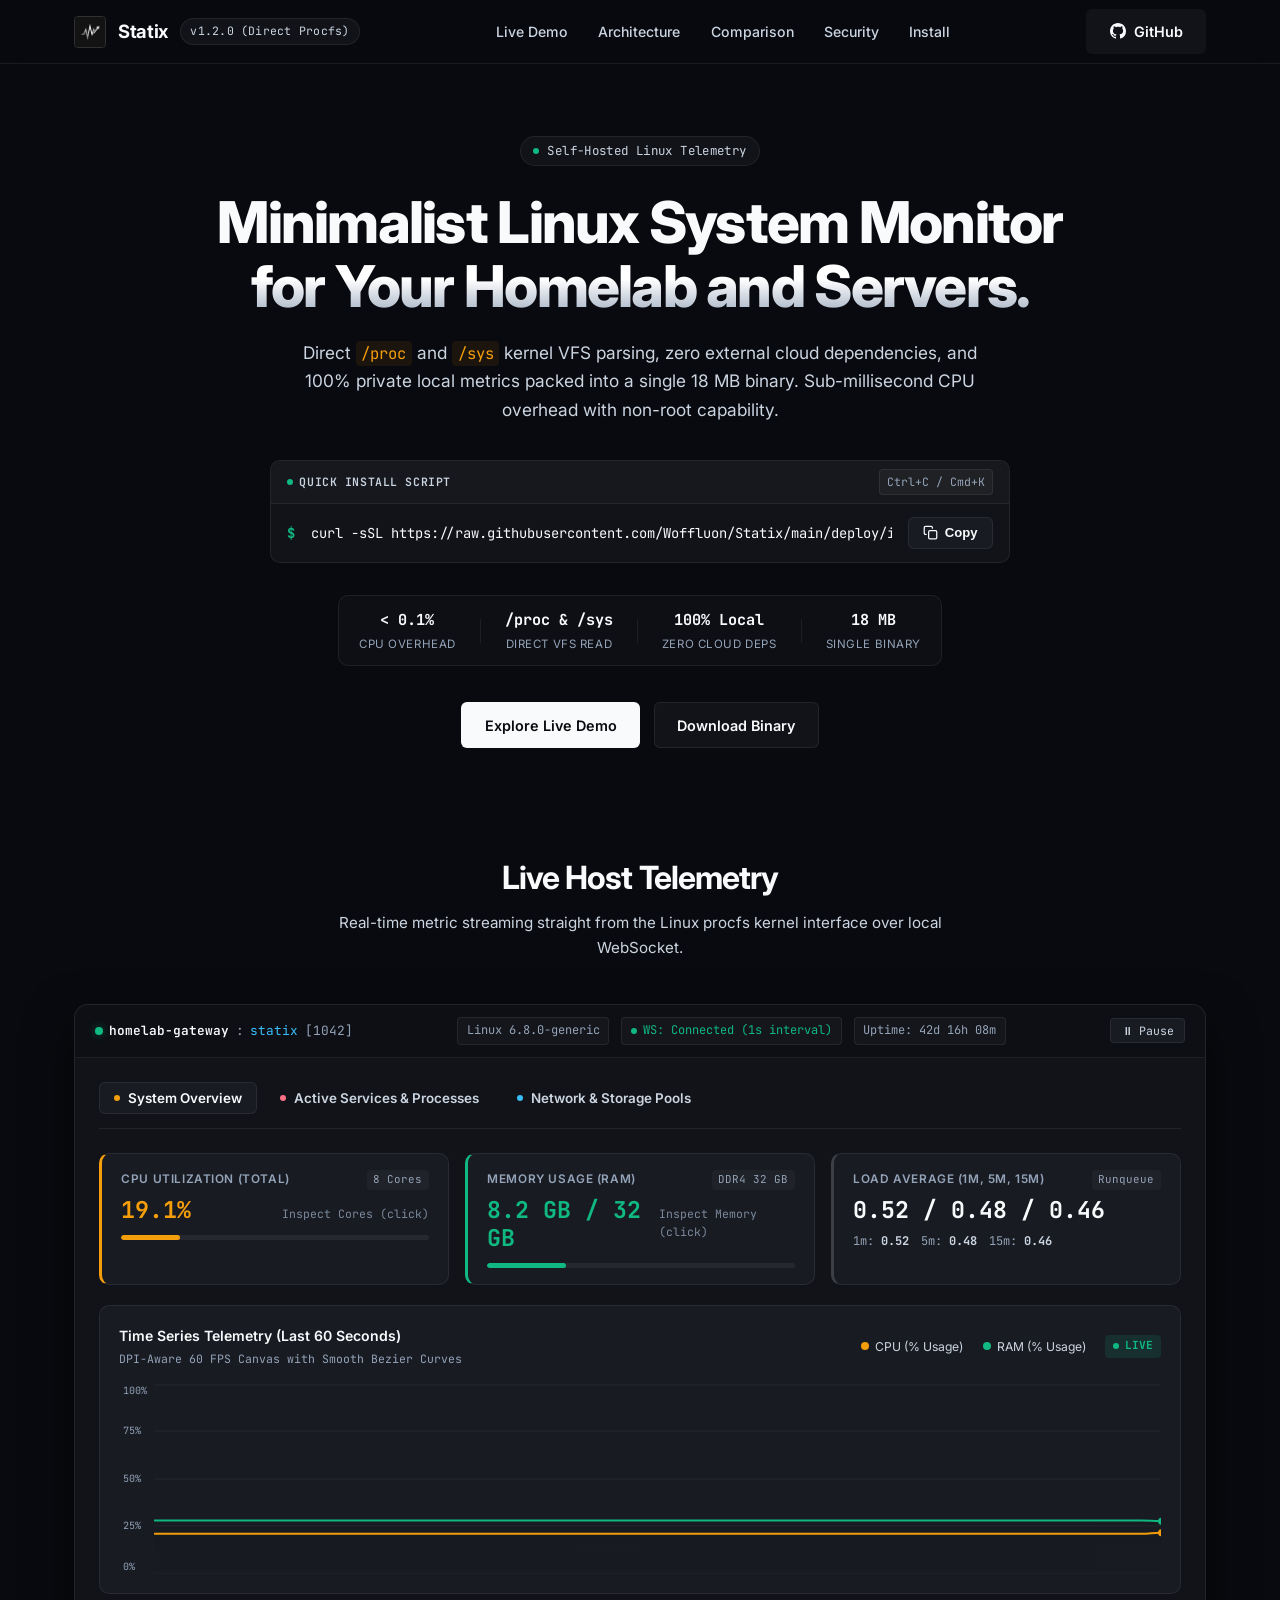
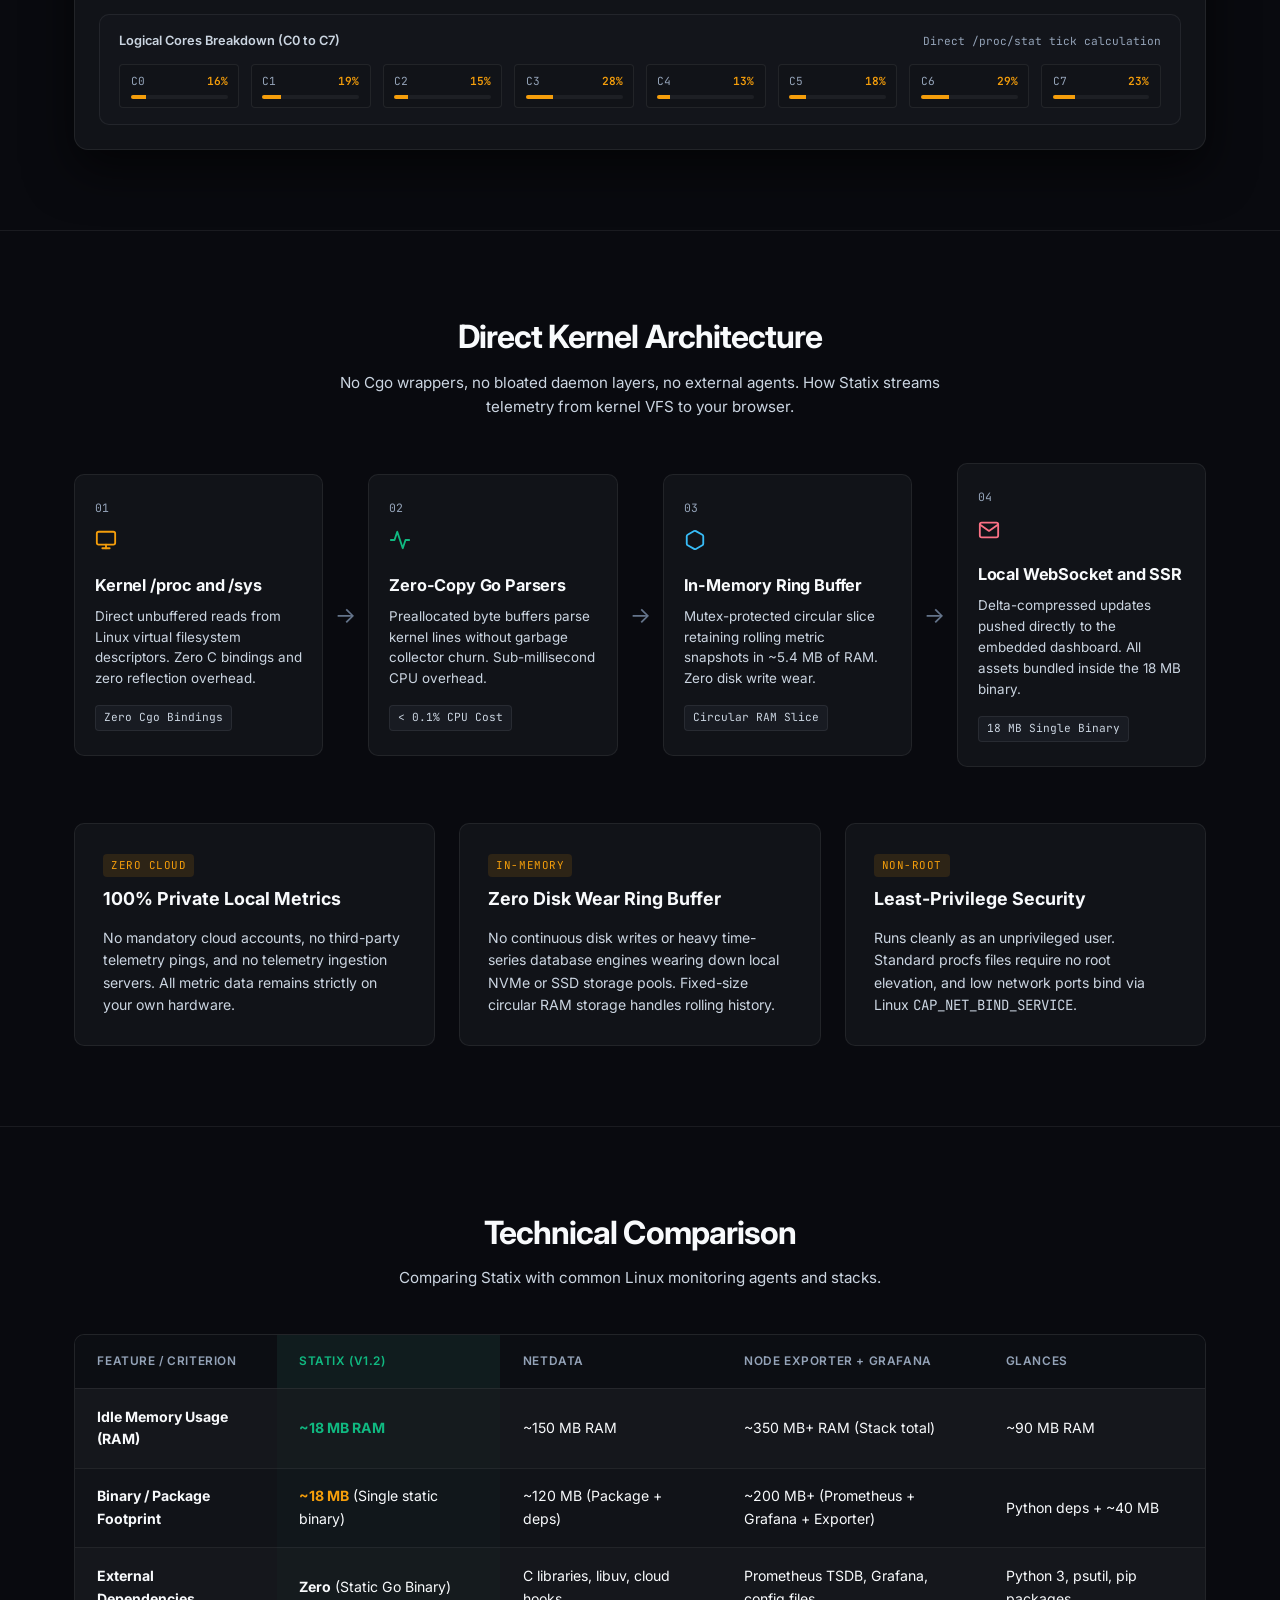
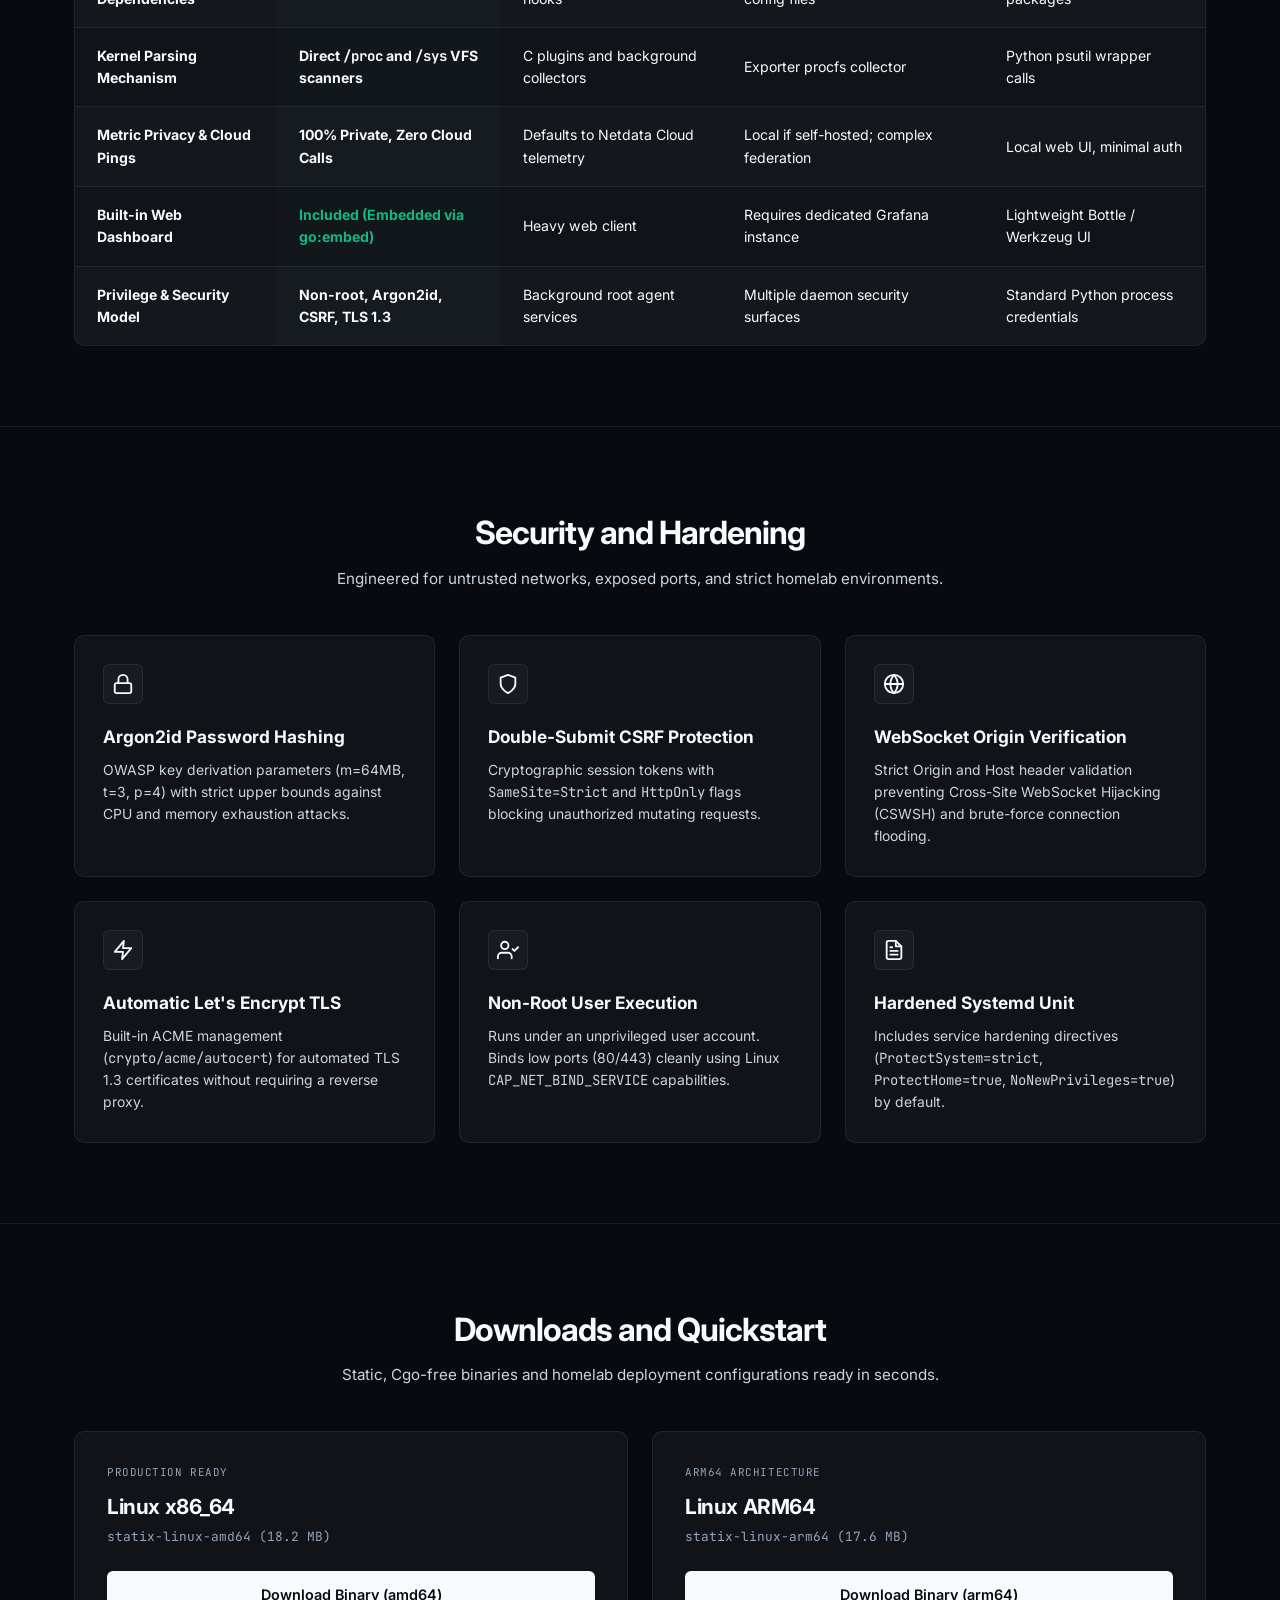
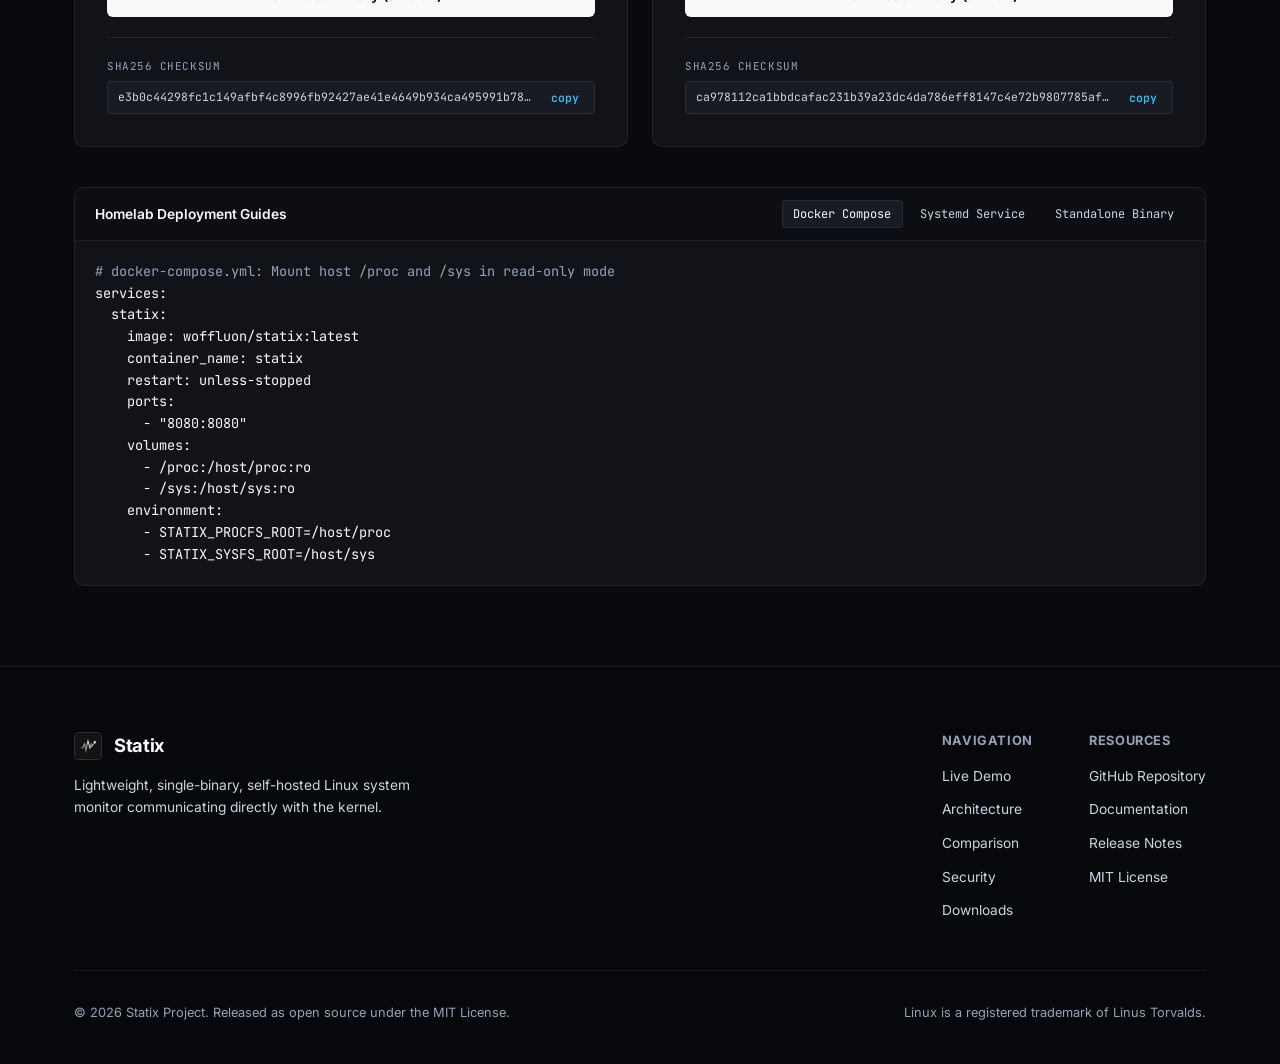
<file: website/index.html>
<!DOCTYPE html>
<html lang="en">
<head>
  <meta charset="UTF-8">
  <meta name="viewport" content="width=device-width, initial-scale=1.0">
  <title>Statix: Minimalist Linux System Monitor for Your Homelab and Servers</title>
  <meta name="description" content="Statix is a self-hosted, single-binary Linux system resource monitor. Direct /proc and /sys kernel VFS parsing, zero external cloud dependencies, 18 MB binary, Argon2id security.">

  <!-- OpenGraph SEO -->
  <meta property="og:title" content="Statix: Minimalist Linux System Monitor for Your Homelab and Servers">
  <meta property="og:description" content="Direct /proc and /sys kernel VFS parsing, zero external cloud dependencies, 18 MB single binary, real-time local WebSocket telemetry.">
  <meta property="og:type" content="website">
  <meta property="og:url" content="https://statix.dev">

  <!-- Favicon -->
  <link rel="icon" type="image/png" href="assets/logo.png">
  <link rel="shortcut icon" href="assets/logo.png">

  <!-- Stylesheet -->
  <link rel="stylesheet" href="css/style.css">
  <script defer src="js/main.js"></script>
</head>
<body>
  <!-- Accessible Skip Link -->
  <a href="#demo" class="skip-link">Skip to live telemetry demo</a>

  <div class="wrapper">
    <!-- Header / Navigation -->
    <header class="nav-header">
      <div class="nav-container">
        <a href="#" class="brand" aria-label="Statix home">
          <img src="assets/logo.png" alt="Statix Logo" class="brand-logo" width="32" height="32">
          <span class="brand-name">Statix</span>
          <span class="brand-badge">v1.2.0 (Direct Procfs)</span>
        </a>

        <!-- Desktop Navigation -->
        <nav class="nav-menu" id="navMenu" aria-label="Primary navigation">
          <ul class="nav-list">
            <li><a href="#demo" class="nav-link">Live Demo</a></li>
            <li><a href="#architecture" class="nav-link">Architecture</a></li>
            <li><a href="#comparison" class="nav-link">Comparison</a></li>
            <li><a href="#security" class="nav-link">Security</a></li>
            <li><a href="#downloads" class="nav-link">Install</a></li>
          </ul>
        </nav>

        <div class="nav-actions">
          <a href="https://github.com/Woffluon/Statix" target="_blank" rel="noopener noreferrer" class="btn btn-github" aria-label="View Statix on GitHub">
            <svg width="16" height="16" viewBox="0 0 24 24" fill="currentColor" aria-hidden="true">
              <path d="M12 0C5.37 0 0 5.37 0 12c0 5.31 3.435 9.795 8.205 11.385.6.105.825-.255.825-.57 0-.285-.015-1.23-.015-2.235-3.015.555-3.795-.735-4.035-1.41-.135-.345-.72-1.41-1.23-1.695-.42-.225-1.02-.78-.015-.795.945-.015 1.62.87 1.845 1.23 1.08 1.815 2.805 1.305 3.495.99.105-.78.42-1.305.765-1.605-2.67-.3-5.46-1.335-5.46-5.925 0-1.305.465-2.385 1.23-3.225-.12-.3-.54-1.53.12-3.18 0 0 1.005-.315 3.3 1.23.96-.27 1.98-.405 3-.405s2.04.135 3 .405c2.295-1.56 3.3-1.23 3.3-1.23.66 1.65.24 2.88.12 3.18.765.84 1.23 1.905 1.23 3.225 0 4.605-2.805 5.625-5.475 5.925.435.375.81 1.095.81 2.22 0 1.605-.015 2.895-.015 3.3 0 .315.225.69.825.57A12.02 12.02 0 0024 12c0-6.63-5.37-12-12-12z"/>
            </svg>
            <span class="github-label">GitHub</span>
          </a>

          <!-- Mobile Hamburger Toggle -->
          <button class="hamburger-btn" id="mobileMenuToggle" aria-expanded="false" aria-controls="mobileNavDrawer" aria-label="Toggle navigation menu">
            <span class="hamburger-bar"></span>
            <span class="hamburger-bar"></span>
            <span class="hamburger-bar"></span>
          </button>
        </div>
      </div>
    </header>

    <!-- Mobile Drawer Navigation -->
    <div class="mobile-nav-backdrop" id="mobileNavBackdrop"></div>
    <div class="mobile-nav-drawer" id="mobileNavDrawer" aria-hidden="true">
      <div class="mobile-drawer-header">
        <span class="brand-name">Statix Menu</span>
        <button class="drawer-close" id="mobileNavClose" aria-label="Close menu">✕</button>
      </div>
      <ul class="mobile-nav-list">
        <li><a href="#demo" class="mobile-nav-link">Live Demo</a></li>
        <li><a href="#architecture" class="mobile-nav-link">Architecture</a></li>
        <li><a href="#comparison" class="mobile-nav-link">Comparison</a></li>
        <li><a href="#security" class="mobile-nav-link">Security</a></li>
        <li><a href="#downloads" class="mobile-nav-link">Install</a></li>
      </ul>
      <div class="mobile-drawer-footer">
        <span class="text-mono-sm">Linux Kernel Native (v1.2.0)</span>
      </div>
    </div>

    <!-- Hero Section -->
    <section class="hero-section">
      <div class="container hero-container">
        <div class="hero-pill">
          <span class="hero-pill-indicator"></span>
          <span class="hero-pill-text">Self-Hosted Linux Telemetry</span>
        </div>

        <h1 class="hero-title">
          Minimalist Linux System Monitor<br>
          <span class="hero-title-gradient">for Your Homelab and Servers.</span>
        </h1>

        <p class="hero-subtitle">
          Direct <code>/proc</code> and <code>/sys</code> kernel VFS parsing, zero external cloud dependencies, and 100% private local metrics packed into a single 18 MB binary. Sub-millisecond CPU overhead with non-root capability.
        </p>

        <!-- Quick Install Terminal Widget -->
        <div class="install-box" role="region" aria-label="Terminal installation command">
          <div class="install-meta-bar">
            <span class="install-tag">
              <span class="install-dot"></span>
              QUICK INSTALL SCRIPT
            </span>
            <span class="install-shortcut" title="Press Ctrl+C or Cmd+K to copy">Ctrl+C / Cmd+K</span>
          </div>
          <div class="install-command-row">
            <div class="install-cmd" id="installCmdText">
              <span class="prompt">$</span> <span class="cmd-text">curl -sSL https://raw.githubusercontent.com/Woffluon/Statix/main/deploy/install.sh | sudo bash</span>
            </div>
            <button id="copyBtn" class="copy-btn" aria-label="Copy install command to clipboard">
              <svg class="copy-icon" width="15" height="15" viewBox="0 0 24 24" fill="none" stroke="currentColor" stroke-width="2" stroke-linecap="round" stroke-linejoin="round">
                <rect x="9" y="9" width="13" height="13" rx="2" ry="2"></rect>
                <path d="M5 15H4a2 2 0 0 1-2-2V4a2 2 0 0 1 2-2h9a2 2 0 0 1 2 2v1"></path>
              </svg>
              <span class="copy-text">Copy</span>
            </button>
          </div>
        </div>

        <!-- Architecture Feature Badges -->
        <div class="arch-badges-row">
          <div class="arch-badge">
            <span class="arch-badge-val">&lt; 0.1%</span>
            <span class="arch-badge-lbl">CPU Overhead</span>
          </div>
          <div class="arch-badge-divider"></div>
          <div class="arch-badge">
            <span class="arch-badge-val">/proc &amp; /sys</span>
            <span class="arch-badge-lbl">Direct VFS Read</span>
          </div>
          <div class="arch-badge-divider"></div>
          <div class="arch-badge">
            <span class="arch-badge-val">100% Local</span>
            <span class="arch-badge-lbl">Zero Cloud Deps</span>
          </div>
          <div class="arch-badge-divider"></div>
          <div class="arch-badge">
            <span class="arch-badge-val">18 MB</span>
            <span class="arch-badge-lbl">Single Binary</span>
          </div>
        </div>

        <div class="hero-cta">
          <a href="#demo" class="btn btn-primary">Explore Live Demo</a>
          <a href="#downloads" class="btn btn-secondary">Download Binary</a>
        </div>
      </div>
    </section>

    <!-- Interactive Live Telemetry Simulator (#demo) -->
    <section id="demo" class="demo-section">
      <div class="container">
        <div class="section-header-block">
          <h2 class="section-title">Live Host Telemetry</h2>
          <p class="section-desc">Real-time metric streaming straight from the Linux procfs kernel interface over local WebSocket.</p>
        </div>

        <!-- Industrial Developer Chrome Window (No macOS dots) -->
        <div class="demo-window">
          <!-- Industrial Terminal Header -->
          <div class="terminal-chrome">
            <div class="terminal-id">
              <span class="terminal-status-dot" aria-hidden="true"></span>
              <span class="terminal-host">homelab-gateway</span>
              <span class="terminal-sep">:</span>
              <span class="terminal-proc">statix</span>
              <span class="terminal-pid">[1042]</span>
            </div>
            <div class="terminal-meta">
              <span class="t-tag">Linux 6.8.0-generic</span>
              <span class="t-tag t-tag-ws">
                <span class="ws-indicator"></span>
                WS: Connected (1s interval)
              </span>
              <span class="t-tag">Uptime: 42d 16h 08m</span>
            </div>
            <div class="terminal-actions">
              <button class="terminal-ctrl-btn" id="telemetryPauseBtn" aria-label="Pause or resume telemetry stream">
                <span id="pauseBtnIcon">⏸</span> <span id="pauseBtnText">Pause</span>
              </button>
            </div>
          </div>

          <div class="demo-content">
            <!-- View Selector Tabs -->
            <div class="demo-tabs" role="tablist" aria-label="Telemetry View Modes">
              <button class="tab-btn active" role="tab" aria-selected="true" aria-controls="view-overview" data-view="overview" id="tab-overview">
                <span class="tab-indicator tab-indicator--overview"></span>
                System Overview
              </button>
              <button class="tab-btn" role="tab" aria-selected="false" aria-controls="view-processes" data-view="processes" id="tab-processes">
                <span class="tab-indicator tab-indicator--proc"></span>
                Active Services &amp; Processes
              </button>
              <button class="tab-btn" role="tab" aria-selected="false" aria-controls="view-network" data-view="network" id="tab-network">
                <span class="tab-indicator tab-indicator--net"></span>
                Network &amp; Storage Pools
              </button>
            </div>

            <!-- View 1: System Overview -->
            <div id="view-overview" class="demo-view" role="tabpanel" aria-labelledby="tab-overview">
              <div class="telemetry-grid">
                <!-- CPU Stat Box -->
                <div class="stat-box stat-box--cpu" data-metric="cpu" tabindex="0" role="button" aria-label="CPU usage details, click for core breakdown">
                  <div class="stat-box-header">
                    <span class="stat-label">CPU Utilization (Total)</span>
                    <span class="stat-tag">8 Cores</span>
                  </div>
                  <div class="stat-value-row">
                    <div id="val-cpu" class="stat-value text-cpu">18.4%</div>
                    <span class="stat-action-hint">Inspect Cores (click)</span>
                  </div>
                  <div class="progress-track" aria-hidden="true">
                    <div id="bar-cpu" class="progress-fill progress-fill--cpu" style="width: 18.4%;"></div>
                  </div>
                </div>

                <!-- RAM Stat Box -->
                <div class="stat-box stat-box--ram" data-metric="ram" tabindex="0" role="button" aria-label="RAM usage details, click for breakdown">
                  <div class="stat-box-header">
                    <span class="stat-label">Memory Usage (RAM)</span>
                    <span class="stat-tag">DDR4 32 GB</span>
                  </div>
                  <div class="stat-value-row">
                    <div id="val-ram" class="stat-value text-ram">8.4 GB / 32 GB</div>
                    <span class="stat-action-hint">Inspect Memory (click)</span>
                  </div>
                  <div class="progress-track" aria-hidden="true">
                    <div id="bar-ram" class="progress-fill progress-fill--ram" style="width: 26.2%;"></div>
                  </div>
                </div>

                <!-- Load Average Stat Box -->
                <div class="stat-box stat-box--load">
                  <div class="stat-box-header">
                    <span class="stat-label">Load Average (1m, 5m, 15m)</span>
                    <span class="stat-tag">Runqueue</span>
                  </div>
                  <div class="stat-value-row">
                    <div id="val-load" class="stat-value text-mono">0.42 / 0.38 / 0.31</div>
                  </div>
                  <div class="load-indicators-row">
                    <span class="load-sublabel">1m: <strong id="load-1m">0.42</strong></span>
                    <span class="load-sublabel">5m: <strong id="load-5m">0.38</strong></span>
                    <span class="load-sublabel">15m: <strong id="load-15m">0.31</strong></span>
                  </div>
                </div>
              </div>

              <!-- Real-Time Canvas Chart Card -->
              <div class="chart-card">
                <div class="chart-card-header">
                  <div class="chart-title-group">
                    <span class="chart-title">Time Series Telemetry (Last 60 Seconds)</span>
                    <span class="chart-sub">DPI-Aware 60 FPS Canvas with Smooth Bezier Curves</span>
                  </div>
                  <div class="chart-legend">
                    <span class="legend-item"><span class="legend-dot legend-dot--cpu"></span>CPU (% Usage)</span>
                    <span class="legend-item"><span class="legend-dot legend-dot--ram"></span>RAM (% Usage)</span>
                    <span class="ws-live-badge"><span class="ws-dot"></span>LIVE</span>
                  </div>
                </div>
                <div class="canvas-wrapper">
                  <canvas id="demoCanvas" height="190" aria-label="Real-time CPU and RAM utilization line chart"></canvas>
                </div>
              </div>

              <!-- Quick Core Distribution Grid -->
              <div class="cores-preview-card">
                <div class="cores-preview-header">
                  <span class="cores-title">Logical Cores Breakdown (C0 to C7)</span>
                  <span class="cores-sub">Direct /proc/stat tick calculation</span>
                </div>
                <div class="cores-bars-grid" id="coreBarsMiniGrid">
                  <!-- Injected via JavaScript -->
                </div>
              </div>
            </div>

            <!-- View 2: Top Processes -->
            <div id="view-processes" class="demo-view" style="display: none;" role="tabpanel" aria-labelledby="tab-processes">
              <div class="table-container">
                <table class="demo-table">
                  <thead>
                    <tr>
                      <th scope="col">PID</th>
                      <th scope="col">USER</th>
                      <th scope="col">SERVICE NAME</th>
                      <th scope="col">STATE</th>
                      <th scope="col">CPU %</th>
                      <th scope="col">RSS (RAM)</th>
                      <th scope="col">ACTION</th>
                    </tr>
                  </thead>
                  <tbody id="processTableBody">
                    <tr class="clickable-proc-row" data-pid="1042" data-name="statix" data-user="statix" data-cpu="0.1" data-rss="18.2 MB">
                      <td class="td-pid">1042</td>
                      <td class="td-user">statix</td>
                      <td class="proc-name"><span class="proc-tag-active">●</span> statix (daemon)</td>
                      <td><span class="state-badge state-s">S (Sleep)</span></td>
                      <td class="td-cpu text-cpu">0.1%</td>
                      <td class="td-ram text-ram">18.2 MB</td>
                      <td><span class="row-inspect-btn">Inspect</span></td>
                    </tr>
                    <tr class="clickable-proc-row" data-pid="621" data-name="caddy" data-user="caddy" data-cpu="0.4" data-rss="32.4 MB">
                      <td class="td-pid">621</td>
                      <td class="td-user">caddy</td>
                      <td class="proc-name"><span class="proc-tag-active">●</span> caddy: reverse proxy</td>
                      <td><span class="state-badge state-s">S (Sleep)</span></td>
                      <td class="td-cpu text-cpu">0.4%</td>
                      <td class="td-ram text-ram">32.4 MB</td>
                      <td><span class="row-inspect-btn">Inspect</span></td>
                    </tr>
                    <tr class="clickable-proc-row" data-pid="789" data-name="tailscaled" data-user="tailscale" data-cpu="0.3" data-rss="28.6 MB">
                      <td class="td-pid">789</td>
                      <td class="td-user">tailscale</td>
                      <td class="proc-name"><span class="proc-tag-active">●</span> tailscaled (mesh vpn)</td>
                      <td><span class="state-badge state-s">S (Sleep)</span></td>
                      <td class="td-cpu text-cpu">0.3%</td>
                      <td class="td-ram text-ram">28.6 MB</td>
                      <td><span class="row-inspect-btn">Inspect</span></td>
                    </tr>
                    <tr class="clickable-proc-row" data-pid="892" data-name="docker" data-user="root" data-cpu="1.2" data-rss="84.5 MB">
                      <td class="td-pid">892</td>
                      <td class="td-user">root</td>
                      <td class="proc-name"><span class="proc-tag-active">●</span> dockerd (container runtime)</td>
                      <td><span class="state-badge state-s">S (Sleep)</span></td>
                      <td class="td-cpu text-cpu">1.2%</td>
                      <td class="td-ram text-ram">84.5 MB</td>
                      <td><span class="row-inspect-btn">Inspect</span></td>
                    </tr>
                    <tr class="clickable-proc-row" data-pid="1105" data-name="pihole-FTL" data-user="pihole" data-cpu="0.5" data-rss="24.1 MB">
                      <td class="td-pid">1105</td>
                      <td class="td-user">pihole</td>
                      <td class="proc-name"><span class="proc-tag-active">●</span> pihole-FTL (dns resolver)</td>
                      <td><span class="state-badge state-s">S (Sleep)</span></td>
                      <td class="td-cpu text-cpu">0.5%</td>
                      <td class="td-ram text-ram">24.1 MB</td>
                      <td><span class="row-inspect-btn">Inspect</span></td>
                    </tr>
                    <tr class="clickable-proc-row" data-pid="1450" data-name="jellyfin" data-user="jellyfin" data-cpu="3.8" data-rss="342.0 MB">
                      <td class="td-pid">1450</td>
                      <td class="td-user">jellyfin</td>
                      <td class="proc-name"><span class="proc-tag-active">●</span> jellyfin: media server</td>
                      <td><span class="state-badge state-s">S (Sleep)</span></td>
                      <td class="td-cpu text-cpu">3.8%</td>
                      <td class="td-ram text-ram">342.0 MB</td>
                      <td><span class="row-inspect-btn">Inspect</span></td>
                    </tr>
                    <tr class="clickable-proc-row" data-pid="1680" data-name="postgres" data-user="postgres" data-cpu="1.8" data-rss="186.4 MB">
                      <td class="td-pid">1680</td>
                      <td class="td-user">postgres</td>
                      <td class="proc-name"><span class="proc-tag-active">●</span> postgres: 16-main writer</td>
                      <td><span class="state-badge state-s">S (Sleep)</span></td>
                      <td class="td-cpu text-cpu">1.8%</td>
                      <td class="td-ram text-ram">186.4 MB</td>
                      <td><span class="row-inspect-btn">Inspect</span></td>
                    </tr>
                    <tr class="clickable-proc-row" data-pid="2041" data-name="vaultwarden" data-user="vaultwarden" data-cpu="0.2" data-rss="46.8 MB">
                      <td class="td-pid">2041</td>
                      <td class="td-user">vaultwarden</td>
                      <td class="proc-name"><span class="proc-tag-active">●</span> vaultwarden: bitwarden rs</td>
                      <td><span class="state-badge state-s">S (Sleep)</span></td>
                      <td class="td-cpu text-cpu">0.2%</td>
                      <td class="td-ram text-ram">46.8 MB</td>
                      <td><span class="row-inspect-btn">Inspect</span></td>
                    </tr>
                  </tbody>
                </table>
              </div>
              <p class="table-helper-text">Tip: Select any service to inspect memory allocations (VmRSS, VmSize), thread counts, and open file descriptors.</p>
            </div>

            <!-- View 3: Network & Storage Pools -->
            <div id="view-network" class="demo-view" style="display: none;" role="tabpanel" aria-labelledby="tab-network">
              <div class="grid-2">
                <!-- Network Interfaces Card -->
                <div class="io-panel">
                  <div class="io-panel-header">
                    <span class="io-title">Network Interfaces Throughput</span>
                    <span class="io-tag">/proc/net/dev</span>
                  </div>
                  <div class="net-interface-list">
                    <div class="net-row" data-metric="net">
                      <div class="net-head">
                        <span class="net-iface-name">lo</span>
                        <span class="net-status-badge">Loopback</span>
                      </div>
                      <div class="net-stats-pair">
                        <div class="net-substat"><span class="net-dir">RX</span> <span class="net-val">120 KB/s</span></div>
                        <div class="net-substat"><span class="net-dir">TX</span> <span class="net-val">120 KB/s</span></div>
                      </div>
                    </div>
                    <div class="net-row" data-metric="net">
                      <div class="net-head">
                        <span class="net-iface-name">eth0</span>
                        <span class="net-status-badge net-status-badge--active">2.5 GbE Primary LAN</span>
                      </div>
                      <div class="net-stats-pair">
                        <div class="net-substat"><span class="net-dir text-net">RX</span> <span id="val-rx" class="net-val text-net">14.2 MB/s</span></div>
                        <div class="net-substat"><span class="net-dir text-disk">TX</span> <span id="val-tx" class="net-val text-disk">2.6 MB/s</span></div>
                      </div>
                    </div>
                    <div class="net-row" data-metric="net">
                      <div class="net-head">
                        <span class="net-iface-name">tailscale0</span>
                        <span class="net-status-badge">Tailscale Mesh VPN</span>
                      </div>
                      <div class="net-stats-pair">
                        <div class="net-substat"><span class="net-dir">RX</span> <span class="net-val">680 KB/s</span></div>
                        <div class="net-substat"><span class="net-dir">TX</span> <span class="net-val">1.4 MB/s</span></div>
                      </div>
                    </div>
                  </div>
                </div>

                <!-- Disk Storage & IOPS Card -->
                <div class="io-panel">
                  <div class="io-panel-header">
                    <span class="io-title">Storage Pools and I/O</span>
                    <span class="io-tag">/proc/diskstats</span>
                  </div>
                  <div class="disk-table-wrap">
                    <table class="demo-table">
                      <thead>
                        <tr>
                          <th scope="col">Device</th>
                          <th scope="col">Mount Point</th>
                          <th scope="col">Pool Type</th>
                          <th scope="col">Usage</th>
                          <th scope="col">Read</th>
                          <th scope="col">Write</th>
                        </tr>
                      </thead>
                      <tbody>
                        <tr>
                          <td class="text-mono">/dev/nvme0n1p2</td>
                          <td class="text-dim">/</td>
                          <td><span class="text-mono">PCIe Gen4 NVMe</span></td>
                          <td><span class="disk-usage-pill text-cpu">34.8%</span></td>
                          <td id="val-diskr" class="text-net">2.4 MB/s</td>
                          <td id="val-diskw" class="text-disk">480 KB/s</td>
                        </tr>
                        <tr>
                          <td class="text-mono">/dev/sda1</td>
                          <td class="text-dim">/mnt/data</td>
                          <td><span class="text-mono">SATA SSD (Docker)</span></td>
                          <td><span class="disk-usage-pill text-ram">48.2%</span></td>
                          <td>120 KB/s</td>
                          <td>1.2 MB/s</td>
                        </tr>
                        <tr>
                          <td class="text-mono">/dev/sdb1</td>
                          <td class="text-dim">/mnt/tank</td>
                          <td><span class="text-mono">SATA HDD (ZFS Pool)</span></td>
                          <td><span class="disk-usage-pill text-ram">68.5%</span></td>
                          <td>0 B/s</td>
                          <td>0 B/s</td>
                        </tr>
                      </tbody>
                    </table>
                  </div>
                </div>
              </div>
            </div>

          </div>
        </div>
      </div>
    </section>

    <!-- Architecture Section (#architecture) -->
    <section id="architecture" class="arch-section">
      <div class="container">
        <div class="section-header-block">
          <h2 class="section-title">Direct Kernel Architecture</h2>
          <p class="section-desc">No Cgo wrappers, no bloated daemon layers, no external agents. How Statix streams telemetry from kernel VFS to your browser.</p>
        </div>

        <!-- Architecture Flow Pipeline -->
        <div class="arch-pipeline">
          <div class="pipeline-step">
            <div class="step-num">01</div>
            <div class="step-icon">
              <svg width="22" height="22" viewBox="0 0 24 24" fill="none" stroke="currentColor" stroke-width="2" stroke-linecap="round" stroke-linejoin="round">
                <rect x="2" y="3" width="20" height="14" rx="2" ry="2"></rect>
                <line x1="8" y1="21" x2="16" y2="21"></line>
                <line x1="12" y1="17" x2="12" y2="21"></line>
              </svg>
            </div>
            <h3 class="step-title">Kernel /proc and /sys</h3>
            <p class="step-desc">Direct unbuffered reads from Linux virtual filesystem descriptors. Zero C bindings and zero reflection overhead.</p>
            <div class="step-tag">Zero Cgo Bindings</div>
          </div>

          <div class="pipeline-arrow" aria-hidden="true">→</div>

          <div class="pipeline-step">
            <div class="step-num">02</div>
            <div class="step-icon">
              <svg width="22" height="22" viewBox="0 0 24 24" fill="none" stroke="currentColor" stroke-width="2" stroke-linecap="round" stroke-linejoin="round">
                <polyline points="22 12 18 12 15 21 9 3 6 12 2 12"></polyline>
              </svg>
            </div>
            <h3 class="step-title">Zero-Copy Go Parsers</h3>
            <p class="step-desc">Preallocated byte buffers parse kernel lines without garbage collector churn. Sub-millisecond CPU overhead.</p>
            <div class="step-tag">&lt; 0.1% CPU Cost</div>
          </div>

          <div class="pipeline-arrow" aria-hidden="true">→</div>

          <div class="pipeline-step">
            <div class="step-num">03</div>
            <div class="step-icon">
              <svg width="22" height="22" viewBox="0 0 24 24" fill="none" stroke="currentColor" stroke-width="2" stroke-linecap="round" stroke-linejoin="round">
                <path d="M21 16V8a2 2 0 0 0-1-1.73l-7-4a2 2 0 0 0-2 0l-7 4A2 2 0 0 0 3 8v8a2 2 0 0 0 1 1.73l7 4a2 2 0 0 0 2 0l7-4A2 2 0 0 0 21 16z"></path>
              </svg>
            </div>
            <h3 class="step-title">In-Memory Ring Buffer</h3>
            <p class="step-desc">Mutex-protected circular slice retaining rolling metric snapshots in ~5.4 MB of RAM. Zero disk write wear.</p>
            <div class="step-tag">Circular RAM Slice</div>
          </div>

          <div class="pipeline-arrow" aria-hidden="true">→</div>

          <div class="pipeline-step">
            <div class="step-num">04</div>
            <div class="step-icon">
              <svg width="22" height="22" viewBox="0 0 24 24" fill="none" stroke="currentColor" stroke-width="2" stroke-linecap="round" stroke-linejoin="round">
                <path d="M4 4h16c1.1 0 2 .9 2 2v12c0 1.1-.9 2-2 2H4c-1.1 0-2-.9-2-2V6c0-1.1.9-2 2-2z"></path>
                <polyline points="22,6 12,13 2,6"></polyline>
              </svg>
            </div>
            <h3 class="step-title">Local WebSocket and SSR</h3>
            <p class="step-desc">Delta-compressed updates pushed directly to the embedded dashboard. All assets bundled inside the 18 MB binary.</p>
            <div class="step-tag">18 MB Single Binary</div>
          </div>
        </div>

        <!-- Technical Pillars -->
        <div class="grid-3 arch-pillars-grid">
          <div class="pillar-card">
            <div class="pillar-header">
              <span class="pillar-badge">ZERO CLOUD</span>
              <h4 class="pillar-title">100% Private Local Metrics</h4>
            </div>
            <p class="pillar-desc">
              No mandatory cloud accounts, no third-party telemetry pings, and no telemetry ingestion servers. All metric data remains strictly on your own hardware.
            </p>
          </div>

          <div class="pillar-card">
            <div class="pillar-header">
              <span class="pillar-badge">IN-MEMORY</span>
              <h4 class="pillar-title">Zero Disk Wear Ring Buffer</h4>
            </div>
            <p class="pillar-desc">
              No continuous disk writes or heavy time-series database engines wearing down local NVMe or SSD storage pools. Fixed-size circular RAM storage handles rolling history.
            </p>
          </div>

          <div class="pillar-card">
            <div class="pillar-header">
              <span class="pillar-badge">NON-ROOT</span>
              <h4 class="pillar-title">Least-Privilege Security</h4>
            </div>
            <p class="pillar-desc">
              Runs cleanly as an unprivileged user. Standard procfs files require no root elevation, and low network ports bind via Linux <code>CAP_NET_BIND_SERVICE</code>.
            </p>
          </div>
        </div>
      </div>
    </section>

    <!-- Comparison Table Section (#comparison) -->
    <section id="comparison" class="comparison-section">
      <div class="container">
        <div class="section-header-block">
          <h2 class="section-title">Technical Comparison</h2>
          <p class="section-desc">Comparing Statix with common Linux monitoring agents and stacks.</p>
        </div>

        <div class="table-wrapper">
          <table class="comparison-table">
            <thead>
              <tr>
                <th scope="col">Feature / Criterion</th>
                <th scope="col" class="th-statix">Statix (v1.2)</th>
                <th scope="col">Netdata</th>
                <th scope="col">Node Exporter + Grafana</th>
                <th scope="col">Glances</th>
              </tr>
            </thead>
            <tbody>
              <tr class="highlight-row">
                <td><strong>Idle Memory Usage (RAM)</strong></td>
                <td><strong class="text-ram">~18 MB RAM</strong></td>
                <td>~150 MB RAM</td>
                <td>~350 MB+ RAM (Stack total)</td>
                <td>~90 MB RAM</td>
              </tr>
              <tr>
                <td><strong>Binary / Package Footprint</strong></td>
                <td><strong class="text-cpu">~18 MB</strong> (Single static binary)</td>
                <td>~120 MB (Package + deps)</td>
                <td>~200 MB+ (Prometheus + Grafana + Exporter)</td>
                <td>Python deps + ~40 MB</td>
              </tr>
              <tr class="highlight-row">
                <td><strong>External Dependencies</strong></td>
                <td><strong class="text-primary">Zero</strong> (Static Go Binary)</td>
                <td>C libraries, libuv, cloud hooks</td>
                <td>Prometheus TSDB, Grafana, config files</td>
                <td>Python 3, psutil, pip packages</td>
              </tr>
              <tr>
                <td><strong>Kernel Parsing Mechanism</strong></td>
                <td><strong class="text-primary">Direct <code>/proc</code> and <code>/sys</code> VFS scanners</strong></td>
                <td>C plugins and background collectors</td>
                <td>Exporter procfs collector</td>
                <td>Python psutil wrapper calls</td>
              </tr>
              <tr class="highlight-row">
                <td><strong>Metric Privacy &amp; Cloud Pings</strong></td>
                <td><strong class="text-primary">100% Private, Zero Cloud Calls</strong></td>
                <td>Defaults to Netdata Cloud telemetry</td>
                <td>Local if self-hosted; complex federation</td>
                <td>Local web UI, minimal auth</td>
              </tr>
              <tr>
                <td><strong>Built-in Web Dashboard</strong></td>
                <td><strong class="text-ram">Included (Embedded via go:embed)</strong></td>
                <td>Heavy web client</td>
                <td>Requires dedicated Grafana instance</td>
                <td>Lightweight Bottle / Werkzeug UI</td>
              </tr>
              <tr class="highlight-row">
                <td><strong>Privilege &amp; Security Model</strong></td>
                <td><strong class="text-primary">Non-root, Argon2id, CSRF, TLS 1.3</strong></td>
                <td>Background root agent services</td>
                <td>Multiple daemon security surfaces</td>
                <td>Standard Python process credentials</td>
              </tr>
            </tbody>
          </table>
        </div>
      </div>
    </section>

    <!-- Security & Hardening Section (#security) -->
    <section id="security" class="security-section">
      <div class="container">
        <div class="section-header-block">
          <h2 class="section-title">Security and Hardening</h2>
          <p class="section-desc">Engineered for untrusted networks, exposed ports, and strict homelab environments.</p>
        </div>

        <div class="grid-3 security-cards-grid">
          <div class="security-card">
            <div class="sec-icon">
              <svg width="22" height="22" viewBox="0 0 24 24" fill="none" stroke="currentColor" stroke-width="2" stroke-linecap="round" stroke-linejoin="round">
                <rect x="3" y="11" width="18" height="11" rx="2" ry="2"></rect>
                <path d="M7 11V7a5 5 0 0 1 10 0v4"></path>
              </svg>
            </div>
            <h3 class="sec-title">Argon2id Password Hashing</h3>
            <p class="sec-desc">OWASP key derivation parameters (m=64MB, t=3, p=4) with strict upper bounds against CPU and memory exhaustion attacks.</p>
          </div>

          <div class="security-card">
            <div class="sec-icon">
              <svg width="22" height="22" viewBox="0 0 24 24" fill="none" stroke="currentColor" stroke-width="2" stroke-linecap="round" stroke-linejoin="round">
                <path d="M12 22s8-4 8-10V5l-8-3-8 3v7c0 6 8 10 8 10z"></path>
              </svg>
            </div>
            <h3 class="sec-title">Double-Submit CSRF Protection</h3>
            <p class="sec-desc">Cryptographic session tokens with <code>SameSite=Strict</code> and <code>HttpOnly</code> flags blocking unauthorized mutating requests.</p>
          </div>

          <div class="security-card">
            <div class="sec-icon">
              <svg width="22" height="22" viewBox="0 0 24 24" fill="none" stroke="currentColor" stroke-width="2" stroke-linecap="round" stroke-linejoin="round">
                <circle cx="12" cy="12" r="10"></circle>
                <line x1="2" y1="12" x2="22" y2="12"></line>
                <path d="M12 2a15.3 15.3 0 0 1 4 10 15.3 15.3 0 0 1-4 10 15.3 15.3 0 0 1-4-10 15.3 15.3 0 0 1 4-10z"></path>
              </svg>
            </div>
            <h3 class="sec-title">WebSocket Origin Verification</h3>
            <p class="sec-desc">Strict Origin and Host header validation preventing Cross-Site WebSocket Hijacking (CSWSH) and brute-force connection flooding.</p>
          </div>

          <div class="security-card">
            <div class="sec-icon">
              <svg width="22" height="22" viewBox="0 0 24 24" fill="none" stroke="currentColor" stroke-width="2" stroke-linecap="round" stroke-linejoin="round">
                <polygon points="13 2 3 14 12 14 11 22 21 10 12 10 13 2"></polygon>
              </svg>
            </div>
            <h3 class="sec-title">Automatic Let's Encrypt TLS</h3>
            <p class="sec-desc">Built-in ACME management (<code>crypto/acme/autocert</code>) for automated TLS 1.3 certificates without requiring a reverse proxy.</p>
          </div>

          <div class="security-card">
            <div class="sec-icon">
              <svg width="22" height="22" viewBox="0 0 24 24" fill="none" stroke="currentColor" stroke-width="2" stroke-linecap="round" stroke-linejoin="round">
                <path d="M16 21v-2a4 4 0 0 0-4-4H5a4 4 0 0 0-4 4v2"></path>
                <circle cx="8.5" cy="7" r="4"></circle>
                <polyline points="17 11 19 13 23 9"></polyline>
              </svg>
            </div>
            <h3 class="sec-title">Non-Root User Execution</h3>
            <p class="sec-desc">Runs under an unprivileged user account. Binds low ports (80/443) cleanly using Linux <code>CAP_NET_BIND_SERVICE</code> capabilities.</p>
          </div>

          <div class="security-card">
            <div class="sec-icon">
              <svg width="22" height="22" viewBox="0 0 24 24" fill="none" stroke="currentColor" stroke-width="2" stroke-linecap="round" stroke-linejoin="round">
                <path d="M14 2H6a2 2 0 0 0-2 2v16a2 2 0 0 0 2 2h12a2 2 0 0 0 2-2V8z"></path>
                <polyline points="14 2 14 8 20 8"></polyline>
                <line x1="16" y1="13" x2="8" y2="13"></line>
                <line x1="16" y1="17" x2="8" y2="17"></line>
                <polyline points="10 9 9 9 8 9"></polyline>
              </svg>
            </div>
            <h3 class="sec-title">Hardened Systemd Unit</h3>
            <p class="sec-desc">Includes service hardening directives (<code>ProtectSystem=strict</code>, <code>ProtectHome=true</code>, <code>NoNewPrivileges=true</code>) by default.</p>
          </div>
        </div>
      </div>
    </section>

    <!-- Downloads & Quickstart Section (#downloads) -->
    <section id="downloads" class="download-section">
      <div class="container">
        <div class="section-header-block">
          <h2 class="section-title">Downloads and Quickstart</h2>
          <p class="section-desc">Static, Cgo-free binaries and homelab deployment configurations ready in seconds.</p>
        </div>

        <!-- Binary Download Cards -->
        <div class="download-cards-grid">
          <div class="download-card">
            <div class="dl-card-badge">PRODUCTION READY</div>
            <h3 class="download-title">Linux x86_64</h3>
            <div class="download-sub">statix-linux-amd64 (18.2 MB)</div>
            <a href="https://github.com/Woffluon/Statix/releases/latest/download/statix-linux-amd64" class="btn btn-primary btn-block">
              Download Binary (amd64)
            </a>
            <div class="checksum-block">
              <span class="checksum-label">SHA256 CHECKSUM</span>
              <div class="checksum-row">
                <code class="checksum-hash" id="shaAmd64">e3b0c44298fc1c149afbf4c8996fb92427ae41e4649b934ca495991b7852b855</code>
                <button class="checksum-copy-btn" data-copy="e3b0c44298fc1c149afbf4c8996fb92427ae41e4649b934ca495991b7852b855" aria-label="Copy SHA256 checksum">copy</button>
              </div>
            </div>
          </div>

          <div class="download-card">
            <div class="dl-card-badge">ARM64 ARCHITECTURE</div>
            <h3 class="download-title">Linux ARM64</h3>
            <div class="download-sub">statix-linux-arm64 (17.6 MB)</div>
            <a href="https://github.com/Woffluon/Statix/releases/latest/download/statix-linux-arm64" class="btn btn-primary btn-block">
              Download Binary (arm64)
            </a>
            <div class="checksum-block">
              <span class="checksum-label">SHA256 CHECKSUM</span>
              <div class="checksum-row">
                <code class="checksum-hash" id="shaArm64">ca978112ca1bbdcafac231b39a23dc4da786eff8147c4e72b9807785afee48bb</code>
                <button class="checksum-copy-btn" data-copy="ca978112ca1bbdcafac231b39a23dc4da786eff8147c4e72b9807785afee48bb" aria-label="Copy SHA256 checksum">copy</button>
              </div>
            </div>
          </div>
        </div>

        <!-- Quick Run Snippets -->
        <div class="quickrun-tabs-card">
          <div class="quickrun-header">
            <span class="quickrun-title">Homelab Deployment Guides</span>
            <div class="quickrun-tabs">
              <button class="qr-tab-btn active" data-tab="docker">Docker Compose</button>
              <button class="qr-tab-btn" data-tab="systemd">Systemd Service</button>
              <button class="qr-tab-btn" data-tab="binary">Standalone Binary</button>
            </div>
          </div>
          <div class="quickrun-body">
            <!-- Docker tab -->
            <div class="qr-content" id="tab-docker">
              <pre class="code-snippet"><code><span class="comment"># docker-compose.yml: Mount host /proc and /sys in read-only mode</span>
services:
  statix:
    image: woffluon/statix:latest
    container_name: statix
    restart: unless-stopped
    ports:
      - "8080:8080"
    volumes:
      - /proc:/host/proc:ro
      - /sys:/host/sys:ro
    environment:
      - STATIX_PROCFS_ROOT=/host/proc
      - STATIX_SYSFS_ROOT=/host/sys</code></pre>
            </div>
            <!-- Systemd tab -->
            <div class="qr-content" id="tab-systemd" style="display: none;">
              <pre class="code-snippet"><code><span class="comment"># 1. Install and start the hardened systemd service:</span>
curl -sSL https://raw.githubusercontent.com/Woffluon/Statix/main/deploy/install.sh | sudo bash

<span class="comment"># 2. Check service status:</span>
sudo systemctl status statix

<span class="comment"># 3. Complete clean uninstall and purge:</span>
sudo systemctl stop statix 2>/dev/null || true &amp;&amp; sudo systemctl disable statix 2>/dev/null || true
sudo rm -f /etc/systemd/system/statix.service &amp;&amp; sudo systemctl daemon-reload
sudo rm -f /usr/local/bin/statix &amp;&amp; sudo rm -rf /etc/statix &amp;&amp; sudo userdel statix 2>/dev/null || true</code></pre>
            </div>
            <!-- Binary tab -->
            <div class="qr-content" id="tab-binary" style="display: none;">
              <pre class="code-snippet"><code><span class="comment"># Make the binary executable and start the server:</span>
chmod +x statix-linux-amd64
./statix-linux-amd64 --addr 0.0.0.0:8080</code></pre>
            </div>
          </div>
        </div>

      </div>
    </section>

    <!-- Footer -->
    <footer class="footer">
      <div class="container footer-container">
        <div class="footer-top">
          <div class="footer-brand-col">
            <a href="#" class="brand">
              <img src="assets/logo.png" alt="Statix Logo" class="brand-logo" width="28" height="28">
              <span class="brand-name">Statix</span>
            </a>
            <p class="footer-text">
              Lightweight, single-binary, self-hosted Linux system monitor communicating directly with the kernel.
            </p>
          </div>
          <div class="footer-links-col">
            <div class="footer-group">
              <span class="footer-heading">Navigation</span>
              <ul class="footer-list">
                <li><a href="#demo">Live Demo</a></li>
                <li><a href="#architecture">Architecture</a></li>
                <li><a href="#comparison">Comparison</a></li>
                <li><a href="#security">Security</a></li>
                <li><a href="#downloads">Downloads</a></li>
              </ul>
            </div>
            <div class="footer-group">
              <span class="footer-heading">Resources</span>
              <ul class="footer-list">
                <li><a href="https://github.com/Woffluon/Statix" target="_blank" rel="noopener noreferrer">GitHub Repository</a></li>
                <li><a href="https://github.com/Woffluon/Statix/blob/main/README.md" target="_blank" rel="noopener noreferrer">Documentation</a></li>
                <li><a href="https://github.com/Woffluon/Statix/releases" target="_blank" rel="noopener noreferrer">Release Notes</a></li>
                <li><a href="https://github.com/Woffluon/Statix/blob/main/LICENSE" target="_blank" rel="noopener noreferrer">MIT License</a></li>
              </ul>
            </div>
          </div>
        </div>
        <div class="footer-bottom">
          <p>© 2026 Statix Project. Released as open source under the MIT License.</p>
          <p class="footer-sub">Linux is a registered trademark of Linus Torvalds.</p>
        </div>
      </div>
    </footer>
  </div>

  <!-- Toast Notification -->
  <div id="toast" class="toast" role="status" aria-live="polite">
    <span class="toast-check">✓</span>
    <span id="toastMessage">Copied to clipboard</span>
  </div>

  <!-- Metric Detail Drawer Modal -->
  <div id="drawer-overlay" class="drawer-overlay" role="dialog" aria-modal="true" aria-labelledby="drawer-title" aria-hidden="true">
    <div class="drawer-panel" id="drawer-panel">
      <div class="drawer-header">
        <div class="drawer-title" id="drawer-title">Telemetry Details</div>
        <button class="drawer-close" id="drawer-close" aria-label="Close drawer">
          <svg width="14" height="14" viewBox="0 0 24 24" fill="none" stroke="currentColor" stroke-width="2.5" stroke-linecap="round" stroke-linejoin="round">
            <line x1="18" y1="6" x2="6" y2="18"></line>
            <line x1="6" y1="6" x2="18" y2="18"></line>
          </svg>
        </button>
      </div>
      <div class="drawer-body" id="drawer-body">
        <!-- Dynamically populated via main.js -->
      </div>
    </div>
  </div>

</body>
</html>
</file>
<file: website/css/style.css>
@import url('https://fonts.googleapis.com/css2?family=Inter:wght@400;500;600;700;800&family=JetBrains+Mono:wght@400;500;600;700&display=swap');

/* ─── Core Design System Tokens ─────────────────────────────────────────── */
:root {
  /* Carbon Surface Hierarchy */
  --bg-base: #090a0f;
  --bg-surface: #111318;
  --bg-elevated: #181b22;
  --bg-card-hover: #1f232c;
  --bg-input: #0d0f14;

  /* Disciplined Hairline Borders */
  --border-subtle: rgba(255, 255, 255, 0.07);
  --border-focus: rgba(255, 255, 255, 0.16);
  --border-active: rgba(255, 255, 255, 0.28);

  /* Semantic Telemetry Accents */
  --accent-cpu: #f59e0b;          /* Amber — CPU */
  --accent-cpu-muted: rgba(245, 158, 11, 0.12);
  --accent-ram: #10b981;          /* Emerald — RAM */
  --accent-ram-muted: rgba(16, 185, 129, 0.12);
  --accent-net: #38bdf8;          /* Sky Blue — Network */
  --accent-net-muted: rgba(56, 189, 248, 0.12);
  --accent-disk: #a78bfa;         /* Violet — Disk */
  --accent-disk-muted: rgba(167, 139, 250, 0.12);
  --accent-proc: #fb7185;         /* Rose Pink — Processes */
  --accent-proc-muted: rgba(251, 113, 133, 0.12);

  /* High-Contrast Neutral Text (WCAG AA & AAA Compliant) */
  --text-primary: #f8fafc;
  --text-secondary: #cbd5e1;
  --text-dim: #94a3b8;
  --text-muted: #64748b;

  /* Typography */
  --font-sans: 'Inter', -apple-system, BlinkMacSystemFont, 'Segoe UI', Roboto, sans-serif;
  --font-mono: 'JetBrains Mono', 'Fira Code', monospace;

  /* Corner Radii (Disciplined scale) */
  --radius-xs: 4px;
  --radius-sm: 6px;
  --radius-md: 10px;
  --radius-lg: 14px;
  --radius-pill: 9999px;

  /* Transitions */
  --ease-spring: cubic-bezier(0.16, 1, 0.3, 1);
  --duration-fast: 160ms;
  --duration-base: 240ms;
  --duration-slow: 360ms;
}

/* ─── Global Reset & Base ───────────────────────────────────────────────── */
*, *::before, *::after {
  box-sizing: border-box;
  margin: 0;
  padding: 0;
}

html {
  scroll-behavior: smooth;
  color-scheme: dark;
}

body {
  background-color: var(--bg-base);
  color: var(--text-primary);
  font-family: var(--font-sans);
  font-size: 15px;
  line-height: 1.6;
  -webkit-font-smoothing: antialiased;
  -moz-osx-font-smoothing: grayscale;
  overflow-x: hidden;
  min-height: 100vh;
}

:focus-visible {
  outline: 2px solid var(--accent-net);
  outline-offset: 2px;
}

/* Accessible Skip Link */
.skip-link {
  position: absolute;
  top: -60px;
  left: 1rem;
  background: var(--text-primary);
  color: var(--bg-base);
  padding: 0.5rem 1rem;
  font-weight: 600;
  font-size: 0.85rem;
  z-index: 9999;
  border-radius: var(--radius-xs);
  transition: top var(--duration-fast) var(--ease-spring);
  text-decoration: none;
}

.skip-link:focus {
  top: 1rem;
}

.wrapper {
  position: relative;
  width: 100%;
}

.container {
  max-width: 1180px;
  margin: 0 auto;
  padding: 0 1.5rem;
}

/* ─── Typography Helpers ────────────────────────────────────────────────── */
code, pre, .text-mono {
  font-family: var(--font-mono);
}

.text-cpu  { color: var(--accent-cpu); }
.text-ram  { color: var(--accent-ram); }
.text-net  { color: var(--accent-net); }
.text-disk { color: var(--accent-disk); }
.text-proc { color: var(--accent-proc); }
.text-dim  { color: var(--text-dim); }

/* ─── Header & Navigation ───────────────────────────────────────────────── */
.nav-header {
  position: sticky;
  top: 0;
  z-index: 100;
  background-color: rgba(9, 10, 15, 0.85);
  backdrop-filter: blur(12px);
  -webkit-backdrop-filter: blur(12px);
  border-bottom: 1px solid var(--border-subtle);
  height: 64px;
}

.nav-container {
  max-width: 1180px;
  height: 100%;
  margin: 0 auto;
  padding: 0 1.5rem;
  display: flex;
  align-items: center;
  justify-content: space-between;
}

.brand {
  display: flex;
  align-items: center;
  gap: 0.75rem;
  text-decoration: none;
  color: var(--text-primary);
}

.brand-logo {
  border-radius: var(--radius-xs);
  border: 1px solid var(--border-focus);
  display: block;
}

.brand-name {
  font-weight: 700;
  font-size: 1.15rem;
  letter-spacing: -0.02em;
  color: var(--text-primary);
}

.brand-badge {
  font-family: var(--font-mono);
  font-size: 0.72rem;
  color: var(--text-secondary);
  background-color: var(--bg-surface);
  border: 1px solid var(--border-subtle);
  padding: 0.2rem 0.6rem;
  border-radius: var(--radius-pill);
  letter-spacing: 0.02em;
}

.nav-menu {
  display: flex;
  align-items: center;
}

.nav-list {
  display: flex;
  align-items: center;
  gap: 1.5rem;
  list-style: none;
}

.nav-link {
  color: var(--text-secondary);
  text-decoration: none;
  font-size: 0.88rem;
  font-weight: 500;
  transition: color var(--duration-fast);
  padding: 0.35rem 0.2rem;
}

.nav-link:hover,
.nav-link:focus-visible {
  color: var(--text-primary);
  outline: none;
}

.nav-actions {
  display: flex;
  align-items: center;
  gap: 0.75rem;
}

.btn-github {
  background-color: var(--bg-surface);
  color: var(--text-primary);
  border: 1px solid var(--border-subtle);
  padding: 0.42rem 0.85rem;
  font-size: 0.82rem;
  font-weight: 500;
  text-decoration: none;
  display: inline-flex;
  align-items: center;
  gap: 0.5rem;
  border-radius: var(--radius-sm);
  transition: background-color var(--duration-fast), border-color var(--duration-fast);
}

.btn-github:hover {
  background-color: var(--bg-elevated);
  border-color: var(--border-focus);
}

.github-star-pill {
  font-family: var(--font-mono);
  font-size: 0.72rem;
  color: var(--accent-cpu);
  background: rgba(245, 158, 11, 0.1);
  padding: 0.1rem 0.4rem;
  border-radius: var(--radius-xs);
  margin-left: 0.25rem;
}

.hamburger-btn {
  display: none;
  background: none;
  border: 1px solid var(--border-subtle);
  border-radius: var(--radius-sm);
  padding: 0.5rem;
  cursor: pointer;
  flex-direction: column;
  gap: 4px;
}

.hamburger-bar {
  width: 18px;
  height: 2px;
  background-color: var(--text-secondary);
  border-radius: 1px;
}

/* Mobile Nav Drawer */
.mobile-nav-backdrop {
  position: fixed;
  inset: 0;
  background: rgba(0, 0, 0, 0.7);
  backdrop-filter: blur(4px);
  z-index: 150;
  opacity: 0;
  pointer-events: none;
  transition: opacity var(--duration-base);
}

.mobile-nav-backdrop.open {
  opacity: 1;
  pointer-events: auto;
}

.mobile-nav-drawer {
  position: fixed;
  top: 0;
  right: 0;
  bottom: 0;
  width: 280px;
  background: var(--bg-surface);
  border-left: 1px solid var(--border-subtle);
  z-index: 160;
  padding: 1.5rem;
  transform: translateX(100%);
  transition: transform var(--duration-base) var(--ease-spring);
  display: flex;
  flex-direction: column;
}

.mobile-nav-drawer.open {
  transform: translateX(0);
}

.mobile-drawer-header {
  display: flex;
  justify-content: space-between;
  align-items: center;
  margin-bottom: 2rem;
  padding-bottom: 1rem;
  border-bottom: 1px solid var(--border-subtle);
}

.mobile-nav-list {
  list-style: none;
  display: flex;
  flex-direction: column;
  gap: 1.25rem;
  flex: 1;
}

.mobile-nav-link {
  color: var(--text-primary);
  text-decoration: none;
  font-size: 1.05rem;
  font-weight: 500;
}

.mobile-drawer-footer {
  padding-top: 1rem;
  border-top: 1px solid var(--border-subtle);
  color: var(--text-dim);
  font-size: 0.75rem;
}

/* ─── Hero Section ──────────────────────────────────────────────────────── */
.hero-section {
  padding: 4.5rem 0 3.5rem;
  text-align: center;
}

.hero-container {
  display: flex;
  flex-direction: column;
  align-items: center;
}

.hero-pill {
  display: inline-flex;
  align-items: center;
  gap: 0.5rem;
  padding: 0.25rem 0.75rem;
  background-color: var(--bg-surface);
  border: 1px solid var(--border-subtle);
  border-radius: var(--radius-pill);
  font-family: var(--font-mono);
  font-size: 0.78rem;
  color: var(--text-secondary);
  letter-spacing: 0.03em;
  margin-bottom: 1.5rem;
}

.hero-pill-indicator {
  width: 6px;
  height: 6px;
  border-radius: 50%;
  background-color: var(--accent-ram);
}

.hero-title {
  font-size: clamp(2.4rem, 4.5vw, 3.8rem);
  font-weight: 800;
  line-height: 1.12;
  letter-spacing: -0.03em;
  margin-bottom: 1.25rem;
  max-width: 880px;
}

.hero-title-gradient {
  background: linear-gradient(180deg, #ffffff 40%, #94a3b8 100%);
  -webkit-background-clip: text;
  background-clip: text;
  -webkit-text-fill-color: transparent;
}

.hero-subtitle {
  font-size: 1.08rem;
  color: var(--text-secondary);
  max-width: 680px;
  line-height: 1.65;
  margin-bottom: 2.25rem;
}

.hero-subtitle code {
  color: var(--accent-cpu);
  background: rgba(245, 158, 11, 0.08);
  padding: 0.15rem 0.35rem;
  border-radius: var(--radius-xs);
  font-size: 0.9em;
}

/* ─── Terminal Install Box ──────────────────────────────────────────────── */
.install-box {
  width: 100%;
  max-width: 740px;
  background-color: var(--bg-surface);
  border: 1px solid var(--border-subtle);
  border-radius: var(--radius-md);
  margin-bottom: 2rem;
  text-align: left;
  overflow: hidden;
  transition: border-color var(--duration-fast);
}

.install-box:hover,
.install-box:focus-within {
  border-color: var(--border-focus);
}

.install-meta-bar {
  display: flex;
  justify-content: space-between;
  align-items: center;
  padding: 0.5rem 1rem;
  background-color: rgba(255, 255, 255, 0.02);
  border-bottom: 1px solid var(--border-subtle);
  font-family: var(--font-mono);
  font-size: 0.72rem;
  color: var(--text-dim);
}

.install-tag {
  display: flex;
  align-items: center;
  gap: 0.4rem;
  font-weight: 600;
  letter-spacing: 0.05em;
  color: var(--text-secondary);
}

.install-dot {
  width: 6px;
  height: 6px;
  border-radius: 50%;
  background-color: var(--accent-ram);
}

.install-shortcut {
  background: rgba(255, 255, 255, 0.04);
  padding: 0.15rem 0.45rem;
  border-radius: var(--radius-xs);
  border: 1px solid var(--border-subtle);
}

.install-command-row {
  display: flex;
  align-items: center;
  padding: 0.85rem 1rem;
  gap: 1rem;
}

.install-cmd {
  font-family: var(--font-mono);
  font-size: 0.86rem;
  color: var(--text-primary);
  overflow-x: auto;
  white-space: nowrap;
  scrollbar-width: none;
  flex: 1;
}

.install-cmd::-webkit-scrollbar {
  display: none;
}

.install-cmd .prompt {
  color: var(--accent-ram);
  margin-right: 0.5rem;
  user-select: none;
  font-weight: 700;
}

.copy-btn {
  background-color: var(--bg-elevated);
  color: var(--text-primary);
  border: 1px solid var(--border-subtle);
  padding: 0.45rem 0.9rem;
  border-radius: var(--radius-sm);
  font-size: 0.82rem;
  font-weight: 600;
  cursor: pointer;
  display: inline-flex;
  align-items: center;
  gap: 0.4rem;
  flex-shrink: 0;
  transition: background-color var(--duration-fast), border-color var(--duration-fast), transform var(--duration-fast);
}

.copy-btn:hover {
  background-color: var(--bg-card-hover);
  border-color: var(--border-focus);
}

.copy-btn:active {
  transform: scale(0.97);
}

/* ─── Architecture Badges Row ───────────────────────────────────────────── */
.arch-badges-row {
  display: flex;
  align-items: center;
  justify-content: center;
  gap: 1.5rem;
  flex-wrap: wrap;
  margin-bottom: 2.25rem;
  padding: 0.75rem 1.25rem;
  background-color: rgba(17, 19, 24, 0.6);
  border: 1px solid var(--border-subtle);
  border-radius: var(--radius-md);
}

.arch-badge {
  display: flex;
  flex-direction: column;
  align-items: center;
  gap: 0.15rem;
}

.arch-badge-val {
  font-family: var(--font-mono);
  font-weight: 700;
  font-size: 0.95rem;
  color: var(--text-primary);
}

.arch-badge-lbl {
  font-size: 0.72rem;
  color: var(--text-dim);
  text-transform: uppercase;
  letter-spacing: 0.05em;
}

.arch-badge-divider {
  width: 1px;
  height: 24px;
  background-color: var(--border-subtle);
}

/* ─── Buttons ───────────────────────────────────────────────────────────── */
.hero-cta {
  display: flex;
  gap: 0.85rem;
  flex-wrap: wrap;
  justify-content: center;
}

.btn {
  display: inline-flex;
  align-items: center;
  justify-content: center;
  padding: 0.65rem 1.4rem;
  border-radius: var(--radius-sm);
  font-size: 0.9rem;
  font-weight: 600;
  text-decoration: none;
  cursor: pointer;
  border: 1px solid transparent;
  transition: background-color var(--duration-fast), border-color var(--duration-fast), transform var(--duration-fast);
}

.btn:active {
  transform: scale(0.98);
}

.btn-primary {
  background-color: var(--text-primary);
  color: #090a0f;
}

.btn-primary:hover {
  background-color: #e2e8f0;
}

.btn-secondary {
  background-color: var(--bg-surface);
  color: var(--text-primary);
  border-color: var(--border-subtle);
}

.btn-secondary:hover {
  background-color: var(--bg-elevated);
  border-color: var(--border-focus);
}

.btn-block {
  width: 100%;
}

/* ─── Section Header Common ─────────────────────────────────────────────── */
.section-header-block {
  text-align: center;
  margin-bottom: 2.75rem;
}

.section-title {
  font-size: 2rem;
  font-weight: 700;
  letter-spacing: -0.03em;
  color: var(--text-primary);
  margin-bottom: 0.5rem;
}

.section-desc {
  font-size: 0.95rem;
  color: var(--text-secondary);
  max-width: 620px;
  margin: 0 auto;
}

/* ─── Interactive Live Telemetry Simulator (#demo) ──────────────────────── */
.demo-section {
  padding: 3rem 0 5rem;
}

.demo-window {
  background-color: var(--bg-surface);
  border: 1px solid var(--border-subtle);
  border-radius: var(--radius-lg);
  overflow: hidden;
  box-shadow: 0 20px 48px rgba(0, 0, 0, 0.6);
}

/* Industrial Terminal Chrome Header */
.terminal-chrome {
  background-color: #0d0f14;
  padding: 0.75rem 1.25rem;
  border-bottom: 1px solid var(--border-subtle);
  display: flex;
  align-items: center;
  justify-content: space-between;
  gap: 1rem;
  flex-wrap: wrap;
}

.terminal-id {
  display: flex;
  align-items: center;
  gap: 0.4rem;
  font-family: var(--font-mono);
  font-size: 0.8rem;
}

.terminal-status-dot {
  width: 8px;
  height: 8px;
  border-radius: 50%;
  background-color: var(--accent-ram);
  box-shadow: 0 0 8px rgba(16, 185, 129, 0.4);
}

.terminal-host {
  color: var(--text-primary);
  font-weight: 600;
}

.terminal-sep {
  color: var(--text-dim);
}

.terminal-proc {
  color: var(--accent-net);
}

.terminal-pid {
  color: var(--text-dim);
}

.terminal-meta {
  display: flex;
  align-items: center;
  gap: 0.75rem;
  font-family: var(--font-mono);
  font-size: 0.75rem;
}

.t-tag {
  color: var(--text-dim);
  background-color: rgba(255, 255, 255, 0.03);
  padding: 0.2rem 0.55rem;
  border-radius: var(--radius-xs);
  border: 1px solid var(--border-subtle);
}

.t-tag-ws {
  color: var(--accent-ram);
  display: flex;
  align-items: center;
  gap: 0.35rem;
}

.ws-indicator {
  width: 6px;
  height: 6px;
  border-radius: 50%;
  background-color: var(--accent-ram);
}

.terminal-ctrl-btn {
  background: var(--bg-elevated);
  border: 1px solid var(--border-subtle);
  color: var(--text-secondary);
  font-family: var(--font-mono);
  font-size: 0.72rem;
  padding: 0.25rem 0.65rem;
  border-radius: var(--radius-xs);
  cursor: pointer;
  display: inline-flex;
  align-items: center;
  gap: 0.3rem;
  transition: background-color var(--duration-fast), color var(--duration-fast);
}

.terminal-ctrl-btn:hover {
  background-color: var(--bg-card-hover);
  color: var(--text-primary);
}

.demo-content {
  padding: 1.5rem;
}

/* Tabs */
.demo-tabs {
  display: flex;
  gap: 0.5rem;
  margin-bottom: 1.5rem;
  border-bottom: 1px solid var(--border-subtle);
  padding-bottom: 0.85rem;
  overflow-x: auto;
}

.tab-btn {
  background: none;
  border: 1px solid transparent;
  color: var(--text-secondary);
  font-family: var(--font-sans);
  font-size: 0.84rem;
  font-weight: 600;
  padding: 0.45rem 0.9rem;
  border-radius: var(--radius-sm);
  cursor: pointer;
  display: inline-flex;
  align-items: center;
  gap: 0.45rem;
  white-space: nowrap;
  transition: color var(--duration-fast), background-color var(--duration-fast), border-color var(--duration-fast);
}

.tab-btn:hover {
  color: var(--text-primary);
  background-color: rgba(255, 255, 255, 0.03);
}

.tab-btn.active {
  color: var(--text-primary);
  background-color: var(--bg-elevated);
  border-color: var(--border-subtle);
}

.tab-indicator {
  width: 6px;
  height: 6px;
  border-radius: 50%;
}

.tab-indicator--overview { background-color: var(--accent-cpu); }
.tab-indicator--proc     { background-color: var(--accent-proc); }
.tab-indicator--net      { background-color: var(--accent-net); }

/* Telemetry Grid & Stat Boxes */
.telemetry-grid {
  display: grid;
  grid-template-columns: repeat(auto-fit, minmax(280px, 1fr));
  gap: 1rem;
  margin-bottom: 1.25rem;
}

.stat-box {
  background-color: var(--bg-elevated);
  border: 1px solid var(--border-subtle);
  border-radius: var(--radius-md);
  padding: 1rem 1.2rem;
  cursor: pointer;
  position: relative;
  transition: border-color var(--duration-fast), transform var(--duration-fast);
}

.stat-box:hover {
  border-color: var(--border-focus);
  transform: translateY(-1px);
}

.stat-box--cpu {
  border-left: 3px solid var(--accent-cpu);
}

.stat-box--ram {
  border-left: 3px solid var(--accent-ram);
}

.stat-box--load {
  border-left: 3px solid var(--border-focus);
  cursor: default;
}

.stat-box-header {
  display: flex;
  justify-content: space-between;
  align-items: center;
  margin-bottom: 0.35rem;
}

.stat-label {
  font-size: 0.74rem;
  color: var(--text-dim);
  text-transform: uppercase;
  letter-spacing: 0.05em;
  font-weight: 600;
}

.stat-tag {
  font-family: var(--font-mono);
  font-size: 0.68rem;
  color: var(--text-dim);
  background-color: rgba(255, 255, 255, 0.03);
  padding: 0.1rem 0.4rem;
  border-radius: var(--radius-xs);
}

.stat-value-row {
  display: flex;
  justify-content: space-between;
  align-items: baseline;
}

.stat-value {
  font-family: var(--font-mono);
  font-size: 1.45rem;
  font-weight: 700;
  line-height: 1.2;
}

.stat-action-hint {
  font-family: var(--font-mono);
  font-size: 0.72rem;
  color: var(--text-dim);
  opacity: 0.8;
  transition: opacity var(--duration-fast), color var(--duration-fast);
}

.stat-box:hover .stat-action-hint,
.stat-box:focus-visible .stat-action-hint {
  opacity: 1;
  color: var(--text-primary);
}

.progress-track {
  width: 100%;
  height: 5px;
  background-color: rgba(255, 255, 255, 0.06);
  border-radius: var(--radius-pill);
  overflow: hidden;
  margin-top: 0.7rem;
}

.progress-fill {
  height: 100%;
  border-radius: var(--radius-pill);
  transition: width 0.4s var(--ease-spring);
}

.progress-fill--cpu {
  background: var(--accent-cpu);
}

.progress-fill--ram {
  background: var(--accent-ram);
}

.load-indicators-row {
  display: flex;
  gap: 0.75rem;
  margin-top: 0.5rem;
  font-family: var(--font-mono);
  font-size: 0.75rem;
  color: var(--text-dim);
}

.load-indicators-row strong {
  color: var(--text-secondary);
}

/* Real-Time Canvas Card */
.chart-card {
  background-color: var(--bg-elevated);
  border: 1px solid var(--border-subtle);
  border-radius: var(--radius-md);
  padding: 1.2rem;
  margin-bottom: 1.25rem;
}

.chart-card-header {
  display: flex;
  justify-content: space-between;
  align-items: center;
  margin-bottom: 1rem;
  flex-wrap: wrap;
  gap: 0.75rem;
}

.chart-title-group {
  display: flex;
  flex-direction: column;
  gap: 0.15rem;
}

.chart-title {
  font-size: 0.88rem;
  font-weight: 600;
  color: var(--text-primary);
}

.chart-sub {
  font-size: 0.72rem;
  color: var(--text-dim);
  font-family: var(--font-mono);
}

.chart-legend {
  display: flex;
  align-items: center;
  gap: 1.2rem;
  font-size: 0.76rem;
  color: var(--text-secondary);
}

.legend-item {
  display: inline-flex;
  align-items: center;
  gap: 0.4rem;
}

.legend-dot {
  width: 8px;
  height: 8px;
  border-radius: 50%;
}

.legend-dot--cpu { background-color: var(--accent-cpu); }
.legend-dot--ram { background-color: var(--accent-ram); }

.ws-live-badge {
  font-family: var(--font-mono);
  font-size: 0.7rem;
  font-weight: 700;
  color: var(--accent-ram);
  display: inline-flex;
  align-items: center;
  gap: 0.35rem;
  background: var(--accent-ram-muted);
  padding: 0.15rem 0.5rem;
  border-radius: var(--radius-xs);
}

.ws-dot {
  width: 6px;
  height: 6px;
  border-radius: 50%;
  background-color: var(--accent-ram);
}

.canvas-wrapper {
  width: 100%;
  height: 190px;
  position: relative;
}

#demoCanvas {
  width: 100%;
  height: 100%;
  display: block;
}

/* Cores Mini Grid */
.cores-preview-card {
  background-color: rgba(24, 27, 34, 0.4);
  border: 1px solid var(--border-subtle);
  border-radius: var(--radius-md);
  padding: 1rem 1.2rem;
}

.cores-preview-header {
  display: flex;
  justify-content: space-between;
  align-items: center;
  margin-bottom: 0.75rem;
}

.cores-title {
  font-size: 0.8rem;
  font-weight: 600;
  color: var(--text-secondary);
}

.cores-sub {
  font-size: 0.7rem;
  color: var(--text-dim);
  font-family: var(--font-mono);
}

.cores-bars-grid {
  display: grid;
  grid-template-columns: repeat(auto-fit, minmax(110px, 1fr));
  gap: 0.75rem;
}

.core-cell {
  background: var(--bg-surface);
  border: 1px solid var(--border-subtle);
  border-radius: var(--radius-xs);
  padding: 0.5rem 0.65rem;
  display: flex;
  flex-direction: column;
  gap: 0.3rem;
}

.core-cell-header {
  display: flex;
  justify-content: space-between;
  font-family: var(--font-mono);
  font-size: 0.7rem;
}

.core-cell-name { color: var(--text-dim); }
.core-cell-val  { color: var(--accent-cpu); font-weight: 600; }

.core-mini-track {
  width: 100%;
  height: 4px;
  background-color: rgba(255, 255, 255, 0.05);
  border-radius: 2px;
  overflow: hidden;
}

.core-mini-fill {
  height: 100%;
  background-color: var(--accent-cpu);
  transition: width 0.4s ease;
}

/* ─── Processes Table ───────────────────────────────────────────────────── */
.table-container {
  overflow-x: auto;
  border: 1px solid var(--border-subtle);
  border-radius: var(--radius-md);
}

.demo-table {
  width: 100%;
  border-collapse: collapse;
  font-family: var(--font-mono);
  font-size: 0.84rem;
  text-align: left;
}

.demo-table th {
  background-color: rgba(24, 27, 34, 0.8);
  color: var(--text-dim);
  font-size: 0.72rem;
  font-weight: 600;
  text-transform: uppercase;
  letter-spacing: 0.05em;
  padding: 0.75rem 1rem;
  border-bottom: 1px solid var(--border-subtle);
}

.demo-table td {
  padding: 0.75rem 1rem;
  border-bottom: 1px solid rgba(255, 255, 255, 0.04);
  color: var(--text-secondary);
}

.clickable-proc-row {
  cursor: pointer;
  transition: background-color var(--duration-fast);
}

.clickable-proc-row:hover td {
  background-color: rgba(255, 255, 255, 0.03);
  color: var(--text-primary);
}

.td-pid {
  color: var(--text-dim);
}

.td-user {
  color: var(--text-dim);
}

.proc-name {
  color: var(--text-primary);
  font-weight: 600;
}

.proc-tag-active {
  color: var(--accent-ram);
  font-size: 0.75rem;
  margin-right: 0.25rem;
}

.state-badge {
  font-size: 0.7rem;
  padding: 0.15rem 0.45rem;
  border-radius: var(--radius-xs);
  border: 1px solid var(--border-subtle);
}

.state-s {
  color: var(--accent-net);
  background-color: var(--accent-net-muted);
}

.row-inspect-btn {
  font-size: 0.75rem;
  color: var(--text-dim);
  padding: 0.2rem 0.5rem;
  border: 1px solid var(--border-subtle);
  border-radius: var(--radius-xs);
  transition: color var(--duration-fast), border-color var(--duration-fast);
}

.clickable-proc-row:hover .row-inspect-btn {
  color: var(--accent-proc);
  border-color: var(--accent-proc);
}

.table-helper-text {
  margin-top: 0.85rem;
  font-size: 0.78rem;
  color: var(--text-dim);
  font-family: var(--font-mono);
}

/* ─── Network & Disk Panels ─────────────────────────────────────────────── */
.grid-2 {
  display: grid;
  grid-template-columns: repeat(auto-fit, minmax(320px, 1fr));
  gap: 1.25rem;
}

.io-panel {
  background-color: var(--bg-elevated);
  border: 1px solid var(--border-subtle);
  border-radius: var(--radius-md);
  padding: 1.25rem;
}

.io-panel-header {
  display: flex;
  justify-content: space-between;
  align-items: center;
  margin-bottom: 1rem;
}

.io-title {
  font-size: 0.86rem;
  font-weight: 600;
  color: var(--text-primary);
}

.io-tag {
  font-family: var(--font-mono);
  font-size: 0.7rem;
  color: var(--text-dim);
}

.net-interface-list {
  display: flex;
  flex-direction: column;
  gap: 0.75rem;
}

.net-row {
  background-color: var(--bg-surface);
  border: 1px solid var(--border-subtle);
  border-radius: var(--radius-sm);
  padding: 0.75rem 1rem;
  display: flex;
  justify-content: space-between;
  align-items: center;
  font-family: var(--font-mono);
  font-size: 0.82rem;
}

.net-head {
  display: flex;
  align-items: center;
  gap: 0.6rem;
}

.net-iface-name {
  font-weight: 700;
  color: var(--text-primary);
}

.net-status-badge {
  font-size: 0.68rem;
  color: var(--text-dim);
  background: rgba(255, 255, 255, 0.03);
  padding: 0.15rem 0.4rem;
  border-radius: var(--radius-xs);
}

.net-status-badge--active {
  color: var(--accent-ram);
  background: var(--accent-ram-muted);
}

.net-stats-pair {
  display: flex;
  gap: 1.2rem;
}

.net-substat {
  display: flex;
  align-items: center;
  gap: 0.35rem;
}

.net-dir {
  color: var(--text-dim);
  font-size: 0.72rem;
}

.net-val {
  font-weight: 600;
  color: var(--text-primary);
}

.disk-table-wrap {
  overflow-x: auto;
}

.disk-usage-pill {
  font-weight: 600;
}

/* ─── Architecture Pipeline ─────────────────────────────────────────────── */
.arch-section {
  padding: 5rem 0;
  border-top: 1px solid var(--border-subtle);
}

.arch-pipeline {
  display: grid;
  grid-template-columns: 1fr auto 1fr auto 1fr auto 1fr;
  align-items: center;
  gap: 0.75rem;
  margin-bottom: 3.5rem;
}

.pipeline-step {
  background-color: var(--bg-surface);
  border: 1px solid var(--border-subtle);
  border-radius: var(--radius-md);
  padding: 1.5rem 1.25rem;
  position: relative;
  display: flex;
  flex-direction: column;
  transition: border-color var(--duration-fast), transform var(--duration-fast);
}

.pipeline-step:hover {
  border-color: var(--border-focus);
  transform: translateY(-2px);
}

.step-num {
  font-family: var(--font-mono);
  font-size: 0.72rem;
  color: var(--text-dim);
  margin-bottom: 0.75rem;
}

.step-icon {
  color: var(--accent-cpu);
  margin-bottom: 0.85rem;
}

.pipeline-step:nth-child(3) .step-icon { color: var(--accent-ram); }
.pipeline-step:nth-child(5) .step-icon { color: var(--accent-net); }
.pipeline-step:nth-child(7) .step-icon { color: var(--accent-proc); }

.step-title {
  font-size: 1.02rem;
  font-weight: 700;
  letter-spacing: -0.01em;
  margin-bottom: 0.5rem;
  color: var(--text-primary);
}

.step-desc {
  font-size: 0.84rem;
  color: var(--text-secondary);
  line-height: 1.55;
  margin-bottom: 1rem;
  flex: 1;
}

.step-tag {
  font-family: var(--font-mono);
  font-size: 0.7rem;
  color: var(--text-secondary);
  background-color: var(--bg-elevated);
  border: 1px solid var(--border-subtle);
  padding: 0.2rem 0.5rem;
  border-radius: var(--radius-xs);
  align-self: flex-start;
}

.pipeline-arrow {
  color: var(--text-muted);
  font-size: 1.4rem;
  user-select: none;
}

.grid-3 {
  display: grid;
  grid-template-columns: repeat(auto-fit, minmax(300px, 1fr));
  gap: 1.5rem;
}

.pillar-card {
  background-color: var(--bg-surface);
  border: 1px solid var(--border-subtle);
  border-radius: var(--radius-md);
  padding: 1.75rem;
  transition: border-color var(--duration-fast);
}

.pillar-card:hover {
  border-color: var(--border-focus);
}

.pillar-header {
  margin-bottom: 0.85rem;
}

.pillar-badge {
  font-family: var(--font-mono);
  font-size: 0.68rem;
  color: var(--accent-cpu);
  background: var(--accent-cpu-muted);
  padding: 0.15rem 0.5rem;
  border-radius: var(--radius-xs);
  letter-spacing: 0.05em;
  display: inline-block;
  margin-bottom: 0.5rem;
}

.pillar-title {
  font-size: 1.12rem;
  font-weight: 700;
  color: var(--text-primary);
}

.pillar-desc {
  font-size: 0.88rem;
  color: var(--text-secondary);
  line-height: 1.6;
}

/* ─── Comparison Table Section ──────────────────────────────────────────── */
.comparison-section {
  padding: 5rem 0;
  border-top: 1px solid var(--border-subtle);
}

.table-wrapper {
  background-color: var(--bg-surface);
  border: 1px solid var(--border-subtle);
  border-radius: var(--radius-md);
  overflow-x: auto;
}

.comparison-table {
  width: 100%;
  border-collapse: collapse;
  text-align: left;
}

.comparison-table th,
.comparison-table td {
  padding: 1.05rem 1.4rem;
  border-bottom: 1px solid var(--border-subtle);
  font-size: 0.88rem;
}

.comparison-table th {
  background-color: #0c0e13;
  color: var(--text-dim);
  font-size: 0.74rem;
  font-weight: 600;
  text-transform: uppercase;
  letter-spacing: 0.05em;
}

.comparison-table .th-statix {
  color: var(--accent-ram);
  background-color: rgba(16, 185, 129, 0.05);
}

.comparison-table td:nth-child(2) {
  background-color: rgba(16, 185, 129, 0.02);
}

.comparison-table tr:last-child td {
  border-bottom: none;
}

.highlight-row {
  background-color: rgba(255, 255, 255, 0.015);
}

/* ─── Security Section ──────────────────────────────────────────────────── */
.security-section {
  padding: 5rem 0;
  border-top: 1px solid var(--border-subtle);
}

.security-card {
  background-color: var(--bg-surface);
  border: 1px solid var(--border-subtle);
  border-radius: var(--radius-md);
  padding: 1.75rem;
  transition: border-color var(--duration-fast), transform var(--duration-fast);
}

.security-card:hover {
  border-color: var(--border-focus);
  transform: translateY(-2px);
}

.sec-icon {
  width: 40px;
  height: 40px;
  border-radius: var(--radius-sm);
  background-color: var(--bg-elevated);
  border: 1px solid var(--border-subtle);
  color: var(--text-primary);
  display: flex;
  align-items: center;
  justify-content: center;
  margin-bottom: 1.2rem;
}

.sec-title {
  font-size: 1.08rem;
  font-weight: 700;
  margin-bottom: 0.5rem;
  color: var(--text-primary);
}

.sec-desc {
  font-size: 0.87rem;
  color: var(--text-secondary);
  line-height: 1.6;
}

/* ─── Downloads & Quickstart ────────────────────────────────────────────── */
.download-section {
  padding: 5rem 0;
  border-top: 1px solid var(--border-subtle);
}

.download-cards-grid {
  display: grid;
  grid-template-columns: repeat(auto-fit, minmax(320px, 1fr));
  gap: 1.5rem;
  margin-bottom: 2.5rem;
}

.download-card {
  background-color: var(--bg-surface);
  border: 1px solid var(--border-subtle);
  border-radius: var(--radius-md);
  padding: 2rem;
  display: flex;
  flex-direction: column;
  transition: border-color var(--duration-fast), transform var(--duration-fast);
}

.download-card:hover {
  border-color: var(--border-focus);
  transform: translateY(-2px);
}

.dl-card-badge {
  font-family: var(--font-mono);
  font-size: 0.68rem;
  color: var(--text-dim);
  letter-spacing: 0.05em;
  margin-bottom: 0.5rem;
}

.download-title {
  font-size: 1.3rem;
  font-weight: 700;
  letter-spacing: -0.02em;
  margin-bottom: 0.25rem;
}

.download-sub {
  font-family: var(--font-mono);
  font-size: 0.8rem;
  color: var(--text-dim);
  margin-bottom: 1.5rem;
}

.checksum-block {
  margin-top: 1.25rem;
  padding-top: 1.25rem;
  border-top: 1px solid var(--border-subtle);
}

.checksum-label {
  font-family: var(--font-mono);
  font-size: 0.68rem;
  color: var(--text-dim);
  letter-spacing: 0.05em;
  display: block;
  margin-bottom: 0.35rem;
}

.checksum-row {
  display: flex;
  justify-content: space-between;
  align-items: center;
  background-color: var(--bg-elevated);
  border: 1px solid var(--border-subtle);
  border-radius: var(--radius-xs);
  padding: 0.4rem 0.65rem;
  gap: 0.5rem;
}

.checksum-hash {
  font-family: var(--font-mono);
  font-size: 0.72rem;
  color: var(--text-secondary);
  overflow: hidden;
  text-overflow: ellipsis;
  white-space: nowrap;
}

.checksum-copy-btn {
  background: none;
  border: none;
  color: var(--accent-net);
  font-family: var(--font-mono);
  font-size: 0.72rem;
  font-weight: 600;
  cursor: pointer;
  padding: 0.1rem 0.3rem;
  transition: color var(--duration-fast);
}

.checksum-copy-btn:hover {
  color: var(--text-primary);
}

/* Quick Run Tabs Card */
.quickrun-tabs-card {
  background-color: var(--bg-surface);
  border: 1px solid var(--border-subtle);
  border-radius: var(--radius-md);
  overflow: hidden;
}

.quickrun-header {
  display: flex;
  justify-content: space-between;
  align-items: center;
  padding: 0.75rem 1.25rem;
  background-color: #0c0e13;
  border-bottom: 1px solid var(--border-subtle);
  flex-wrap: wrap;
  gap: 0.75rem;
}

.quickrun-title {
  font-size: 0.86rem;
  font-weight: 600;
  color: var(--text-primary);
}

.quickrun-tabs {
  display: flex;
  gap: 0.4rem;
}

.qr-tab-btn {
  background: none;
  border: 1px solid transparent;
  color: var(--text-secondary);
  font-family: var(--font-mono);
  font-size: 0.75rem;
  padding: 0.3rem 0.65rem;
  border-radius: var(--radius-xs);
  cursor: pointer;
  transition: color var(--duration-fast), background-color var(--duration-fast);
}

.qr-tab-btn:hover {
  color: var(--text-primary);
}

.qr-tab-btn.active {
  background-color: var(--bg-elevated);
  border-color: var(--border-subtle);
  color: var(--text-primary);
}

.quickrun-body {
  padding: 1.25rem;
}

.code-snippet {
  font-family: var(--font-mono);
  font-size: 0.85rem;
  color: var(--text-primary);
  line-height: 1.6;
  overflow-x: auto;
}

.code-snippet .comment {
  color: var(--text-dim);
}

/* ─── Footer ────────────────────────────────────────────────────────────── */
.footer {
  border-top: 1px solid var(--border-subtle);
  padding: 4rem 0 2.5rem;
  background-color: #07080b;
}

.footer-top {
  display: flex;
  justify-content: space-between;
  gap: 3rem;
  margin-bottom: 3rem;
  flex-wrap: wrap;
}

.footer-brand-col {
  max-width: 380px;
}

.footer-text {
  margin-top: 0.85rem;
  font-size: 0.86rem;
  color: var(--text-secondary);
  line-height: 1.6;
}

.footer-links-col {
  display: flex;
  gap: 3.5rem;
  flex-wrap: wrap;
}

.footer-group {
  display: flex;
  flex-direction: column;
  gap: 0.75rem;
}

.footer-heading {
  font-size: 0.8rem;
  font-weight: 700;
  text-transform: uppercase;
  letter-spacing: 0.05em;
  color: var(--text-dim);
}

.footer-list {
  list-style: none;
  display: flex;
  flex-direction: column;
  gap: 0.6rem;
}

.footer-list a {
  color: var(--text-secondary);
  text-decoration: none;
  font-size: 0.86rem;
  transition: color var(--duration-fast);
}

.footer-list a:hover {
  color: var(--text-primary);
}

.footer-bottom {
  display: flex;
  justify-content: space-between;
  align-items: center;
  padding-top: 2rem;
  border-top: 1px solid var(--border-subtle);
  font-size: 0.8rem;
  color: var(--text-dim);
  flex-wrap: wrap;
  gap: 1rem;
}

/* ─── Toast Notification ────────────────────────────────────────────────── */
.toast {
  position: fixed;
  bottom: 2rem;
  right: 2rem;
  background-color: var(--text-primary);
  color: #090a0f;
  padding: 0.65rem 1.15rem;
  border-radius: var(--radius-sm);
  font-size: 0.86rem;
  font-weight: 600;
  display: flex;
  align-items: center;
  gap: 0.5rem;
  box-shadow: 0 10px 28px rgba(0, 0, 0, 0.6);
  transform: translateY(100px);
  opacity: 0;
  transition: transform var(--duration-base) var(--ease-spring), opacity var(--duration-base);
  z-index: 1000;
}

.toast.show {
  transform: translateY(0);
  opacity: 1;
}

.toast-check {
  color: #059669;
  font-weight: 800;
}

/* ─── Drawer Modal ──────────────────────────────────────────────────────── */
.drawer-overlay {
  position: fixed;
  inset: 0;
  background: rgba(0, 0, 0, 0.7);
  backdrop-filter: blur(6px);
  z-index: 200;
  opacity: 0;
  pointer-events: none;
  transition: opacity var(--duration-base);
}

.drawer-overlay.open {
  opacity: 1;
  pointer-events: auto;
}

.drawer-panel {
  position: fixed;
  right: 0;
  top: 0;
  bottom: 0;
  width: min(500px, 94vw);
  background-color: var(--bg-surface);
  border-left: 1px solid var(--border-subtle);
  z-index: 201;
  display: flex;
  flex-direction: column;
  transform: translateX(100%);
  transition: transform var(--duration-slow) var(--ease-spring);
  overflow: hidden;
}

.drawer-overlay.open .drawer-panel {
  transform: translateX(0);
}

.drawer-header {
  padding: 1.15rem 1.5rem;
  border-bottom: 1px solid var(--border-subtle);
  display: flex;
  align-items: center;
  justify-content: space-between;
  flex-shrink: 0;
  background-color: #0d0f14;
}

.drawer-title {
  font-size: 0.95rem;
  font-weight: 700;
  letter-spacing: -0.01em;
  color: var(--text-primary);
}

.drawer-close {
  background: none;
  border: 1px solid var(--border-subtle);
  color: var(--text-secondary);
  width: 30px;
  height: 30px;
  border-radius: var(--radius-xs);
  cursor: pointer;
  display: flex;
  align-items: center;
  justify-content: center;
  transition: background-color var(--duration-fast), color var(--duration-fast);
}

.drawer-close:hover {
  background-color: var(--bg-elevated);
  color: var(--text-primary);
}

.drawer-body {
  padding: 1.5rem;
  overflow-y: auto;
  flex: 1;
  scrollbar-width: thin;
  scrollbar-color: var(--border-focus) transparent;
}

.drawer-section {
  margin-bottom: 1.75rem;
}

.drawer-section-title {
  font-size: 0.72rem;
  color: var(--text-dim);
  text-transform: uppercase;
  letter-spacing: 0.06em;
  font-weight: 600;
  margin-bottom: 0.85rem;
}

.sparkline-canvas {
  width: 100%;
  height: 60px;
  display: block;
}

.drawer-grid {
  display: grid;
  gap: 0.5rem;
}

.drawer-row {
  display: flex;
  justify-content: space-between;
  align-items: center;
  font-family: var(--font-mono);
  font-size: 0.83rem;
  padding: 0.55rem 0.75rem;
  background-color: var(--bg-elevated);
  border: 1px solid var(--border-subtle);
  border-radius: var(--radius-xs);
}

.drawer-row-lbl { color: var(--text-dim); font-size: 0.78rem; }
.drawer-row-val { color: var(--text-primary); font-weight: 600; }

.raw-proc-box {
  background: #06070a;
  border: 1px solid var(--border-subtle);
  border-radius: var(--radius-xs);
  padding: 0.85rem;
  font-family: var(--font-mono);
  font-size: 0.75rem;
  color: var(--text-secondary);
  line-height: 1.5;
  overflow-x: auto;
}

/* ─── Responsive Media Queries ──────────────────────────────────────────── */
@media (max-width: 900px) {
  .arch-pipeline {
    grid-template-columns: 1fr;
    gap: 1.25rem;
  }
  .pipeline-arrow {
    display: none;
  }
}

@media (max-width: 768px) {
  .nav-menu {
    display: none;
  }
  .hamburger-btn {
    display: flex;
  }
  .hero-title {
    font-size: 2.2rem;
  }
  .brand-badge {
    display: none;
  }
  .install-command-row {
    flex-direction: column;
    align-items: stretch;
    gap: 0.75rem;
  }
  .arch-badges-row {
    gap: 1rem;
  }
  .arch-badge-divider {
    display: none;
  }
  .grid-2, .grid-3 {
    grid-template-columns: 1fr;
  }
  .terminal-meta {
    display: none;
  }
  .drawer-panel {
    width: 100vw;
  }
  .footer-top {
    flex-direction: column;
    gap: 2rem;
  }
  .footer-bottom {
    flex-direction: column;
    align-items: flex-start;
  }
}

/* ─── Reduced Motion ────────────────────────────────────────────────────── */
@media (prefers-reduced-motion: reduce) {
  *, *::before, *::after {
    animation-duration: 0.01ms !important;
    animation-iteration-count: 1 !important;
    transition-duration: 0.01ms !important;
    scroll-behavior: auto !important;
  }
}
</file>
